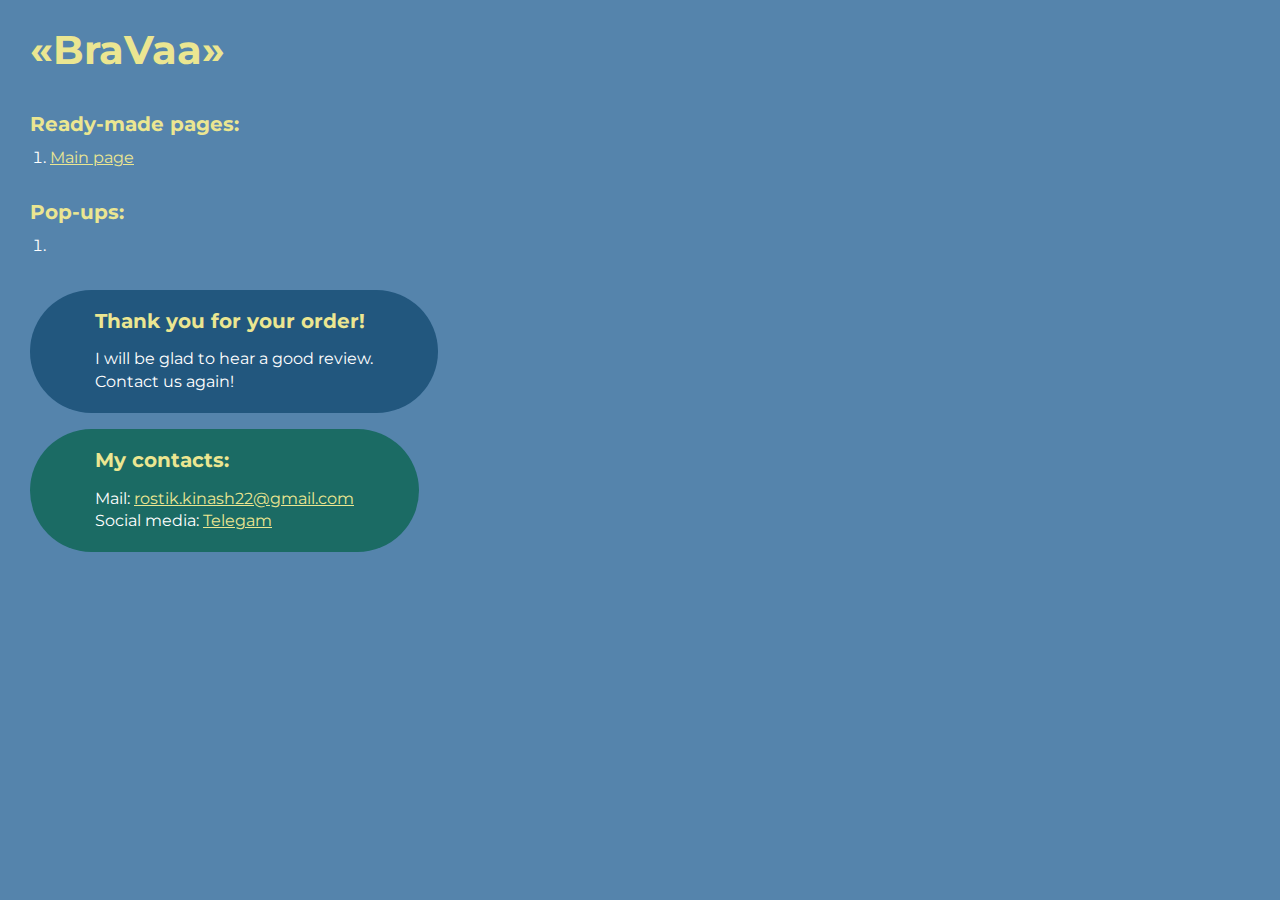
<file: index.html>
<!DOCTYPE html>
<html>

<head>
	<meta charset="UTF-8">
	<meta name="viewport" content="width=device-width, initial-scale=1.0">
	<title>BraVaa</title>
</head>

<body>
	<div class="rootpage">
		<h1>«BraVaa»</h1>
		<div class="rootpage__info">
		</div>
		<h2>Ready-made pages:</h2>
		<ol class="rootpage__list">
			<li><a target="_blank" href="home.html">Main page</a></li>
		</ol>
		<h2>Pop-ups:</h2>
		<ol class="rootpage__list">
			<li><a target="_blank" href="home.html#"></a></li>
		</ol>
		<div class="rootpage__tnx">
			<h2>Thank you for your order!</h2>
			<p>I will be glad to hear a good review.</p>
			<p>Contact us again!</p>
		</div>
		<div class="rootpage__contacts">
			<h2>My contacts:</h2>
			<p>Mail: <a href="mailto:rostik.kinash22@gmail.com">rostik.kinash22@gmail.com</a></p>
			<p>Social media: <a href="https://t.me/rostik_kinash">Telegam</a></p>
		</div>
	</div>
</body>
<style>
	@charset "UTF-8";
	@import url("https://fonts.googleapis.com/css?family=Montserrat:regular,700&display=swap");

	*,
	*::before,
	*::after {
		padding: 0px;
		margin: 0px;
		border: 0px;
		box-sizing: border-box;
	}

	html,
	body {
		height: 100%;
		margin: 0;
		padding: 0;
		min-width: 320px;
		width: 100%;
		color: #fff;
		background-color: #5584AC;
	}

	body {
		font-family: Montserrat;
		font-size: 100%;
		line-height: 1;
		font-size: 1rem;
	}

	a {
		text-decoration: underline;
		color: #ebe691
	}

	a:visited {
		text-decoration: underline;
		color: #aaa768;
	}

	a:hover {
		text-decoration: none;
	}

	ul li {
		list-style: none;
	}

	img {
		vertical-align: top;
	}

	.wrapper {
		width: 100%;
		min-height: 100%;
		overflow: hidden;
	}

	.rootpage {
		padding: 30px;
		display: flex;
		flex-direction: column;
		align-items: flex-start;
	}

	@media (max-width: 767px) {
		.rootpage {
			padding: 30px 15px;
		}
	}

	h1 {
		color: #ebe691;
		font-size: 2.5rem;
		margin: 0px 0px 1.25rem 0px;
	}

	@media (max-width: 767px) {
		h1 {
			font-size: 1.85rem;
			margin: 0px 0px 1.25rem 0px;
		}
	}

	h2 {
		color: #ebe691;
		font-size: 1.25rem;
		margin: 0px 0px 1rem 0px;
	}

	@media (max-width: 767px) {
		h2 {
			font-size: 1.125rem;
			margin: 0px 0px 1rem 0px;
		}
	}

	.rootpage__info {
		line-height: 140%;
		margin: 0px 0px 1.5rem 0px;
		max-width: 400px;
	}

	.rootpage__list {
		margin: 0px 0px 2.25rem 1.25rem;
	}

	.rootpage__list li:not(:last-child) {
		margin: 0px 0px 15px 0px;
	}

	.rootpage__contacts,
	.rootpage__tnx {
		border-radius: 200px;
		padding: 20px 65px;
		line-height: 140%;
	}

	@media (max-width: 767px) {

		.rootpage__contacts,
		.rootpage__tnx {
			border-radius: 40px;
			padding: 20px;
		}
	}

	.rootpage__contacts {
		background: #1b6b64;

	}

	.rootpage__contacts a {
		color: #ebe691;
	}

	.rootpage__tnx {
		background: #22577E;
		margin: 0px 0px 1rem 0px;
	}
</style>

</html>
</file>
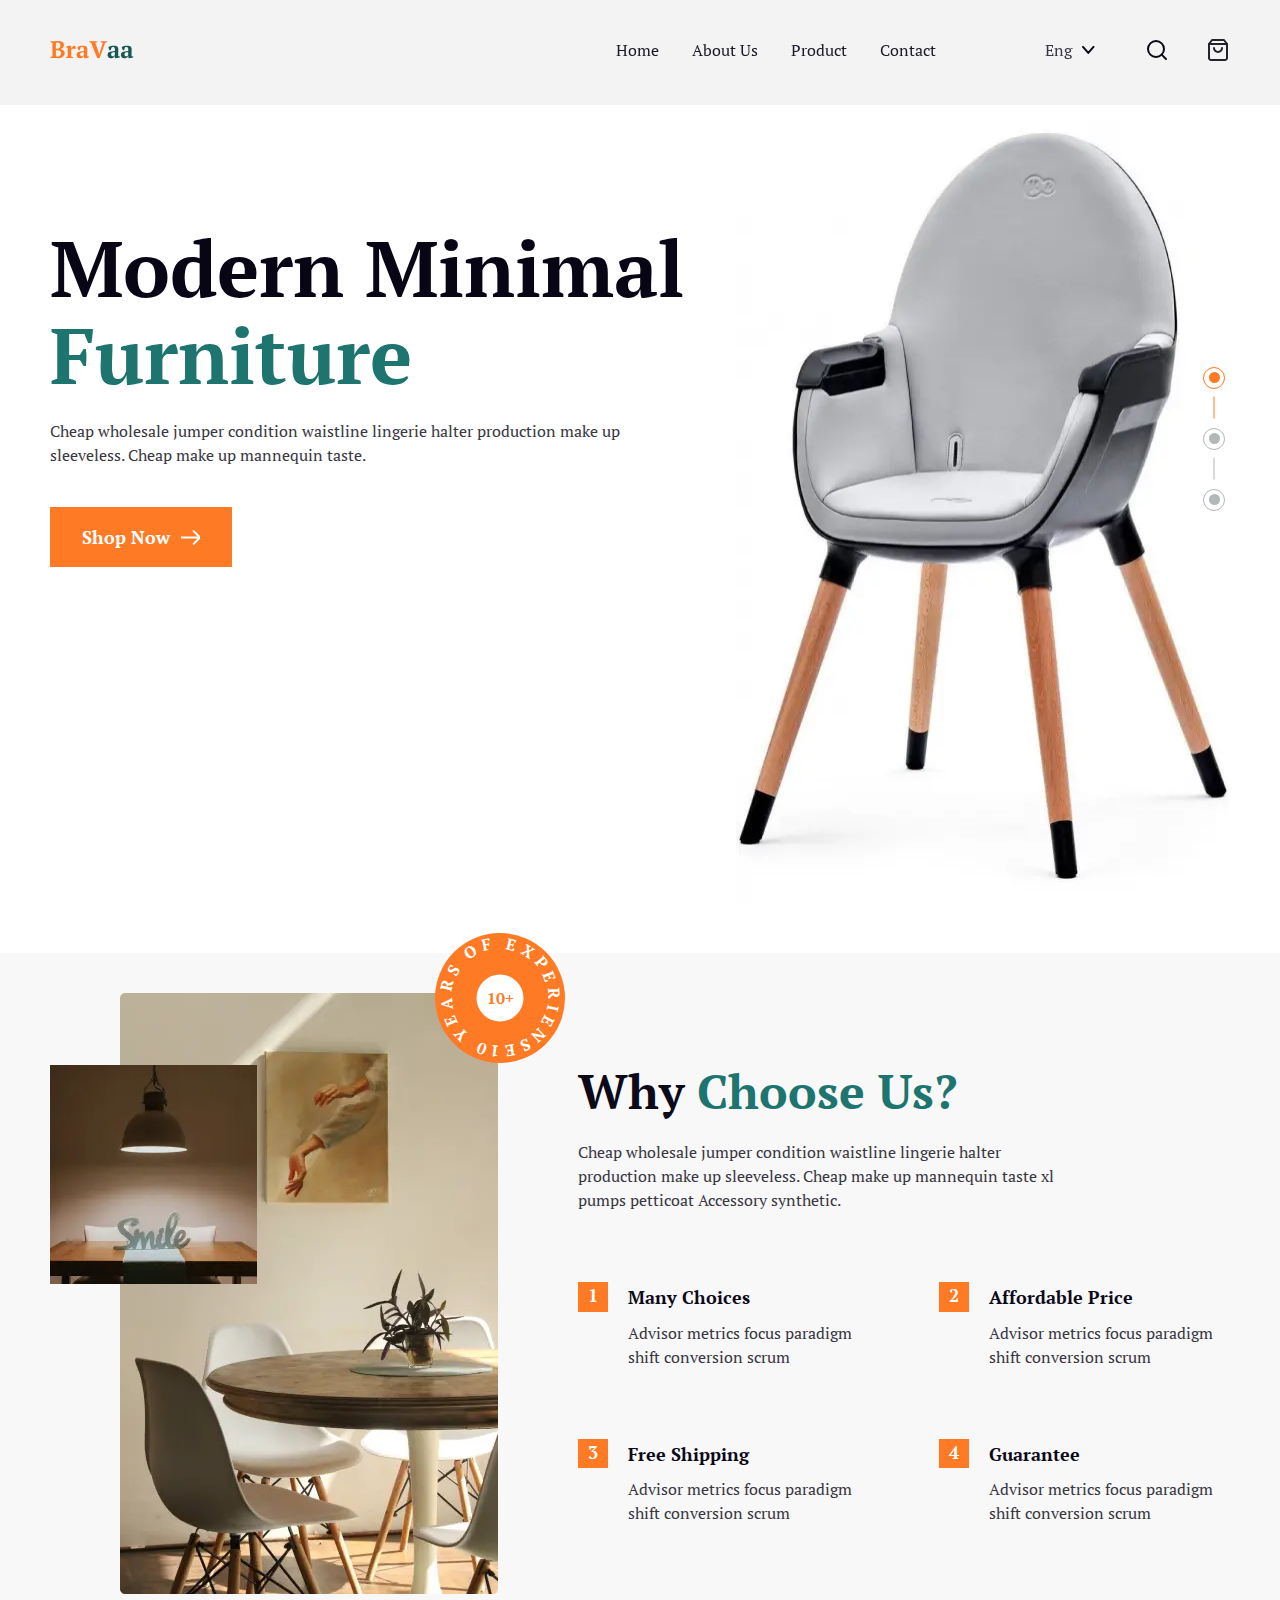
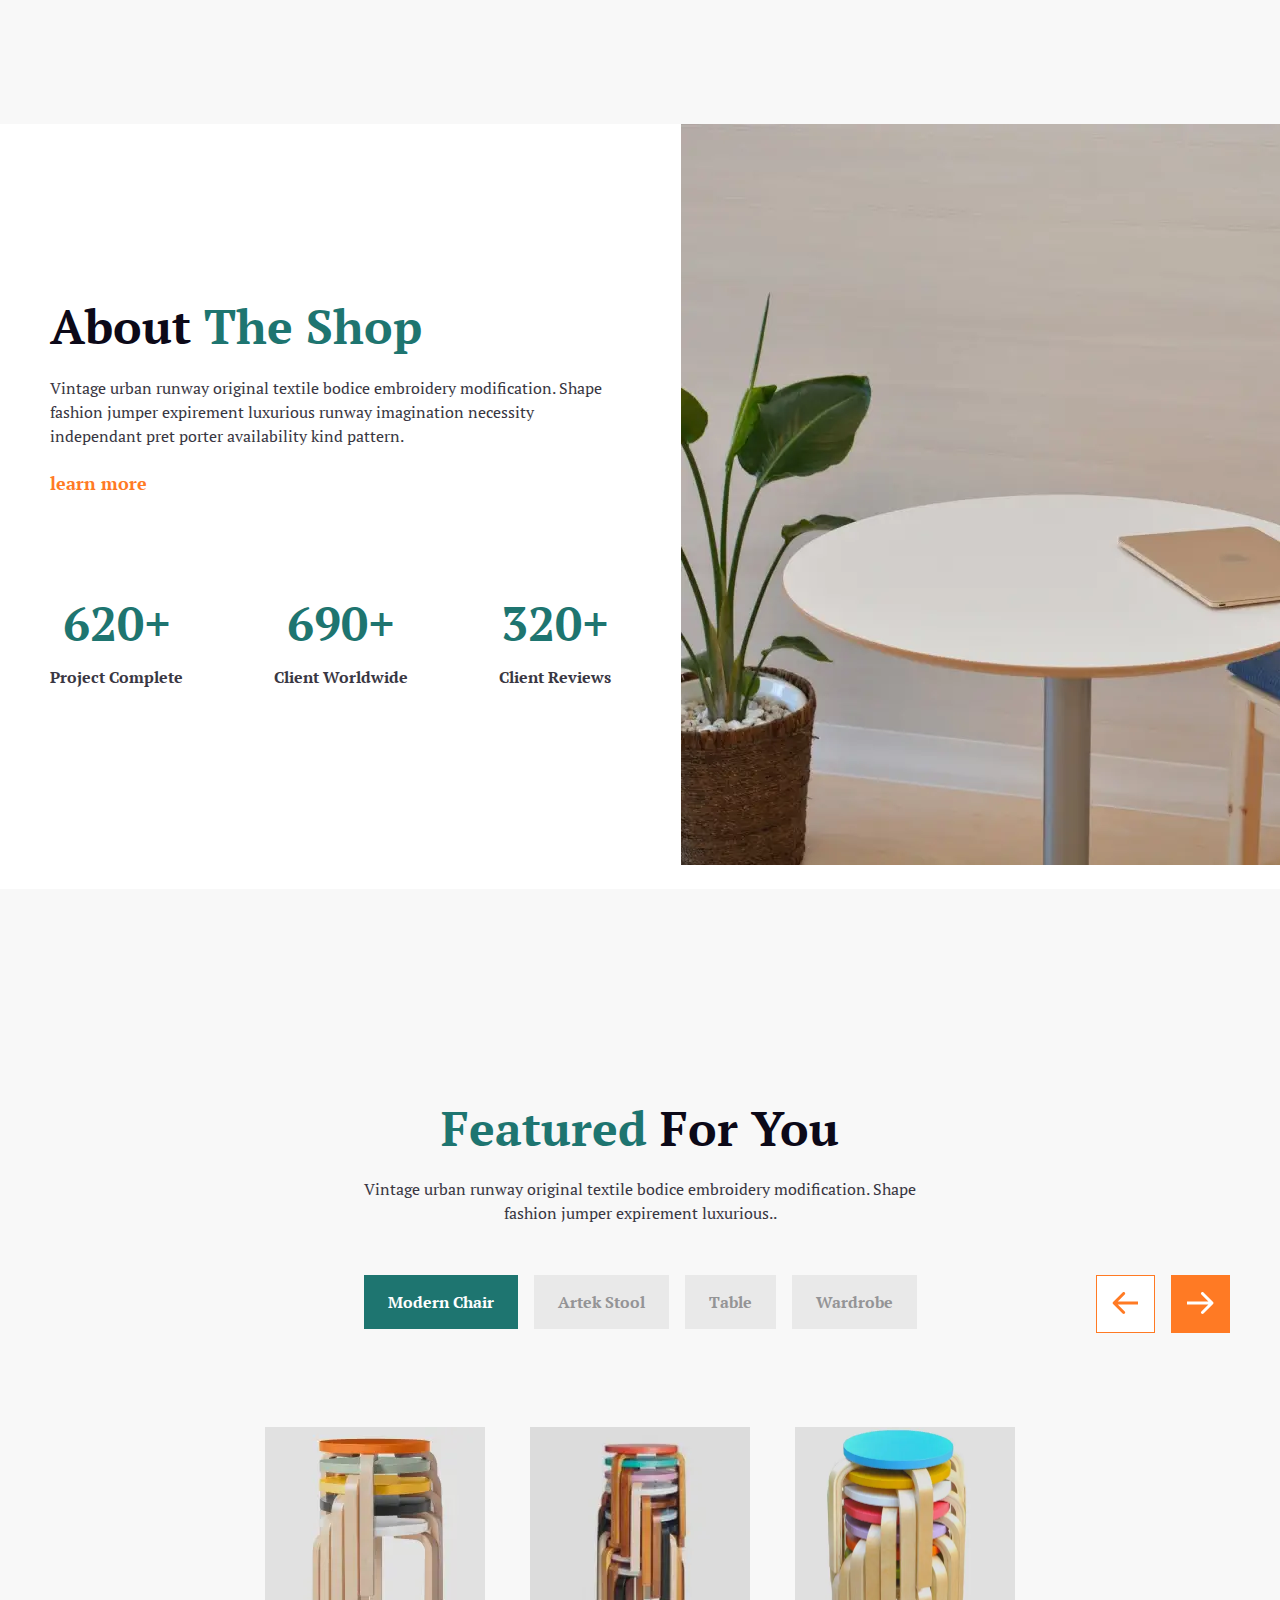
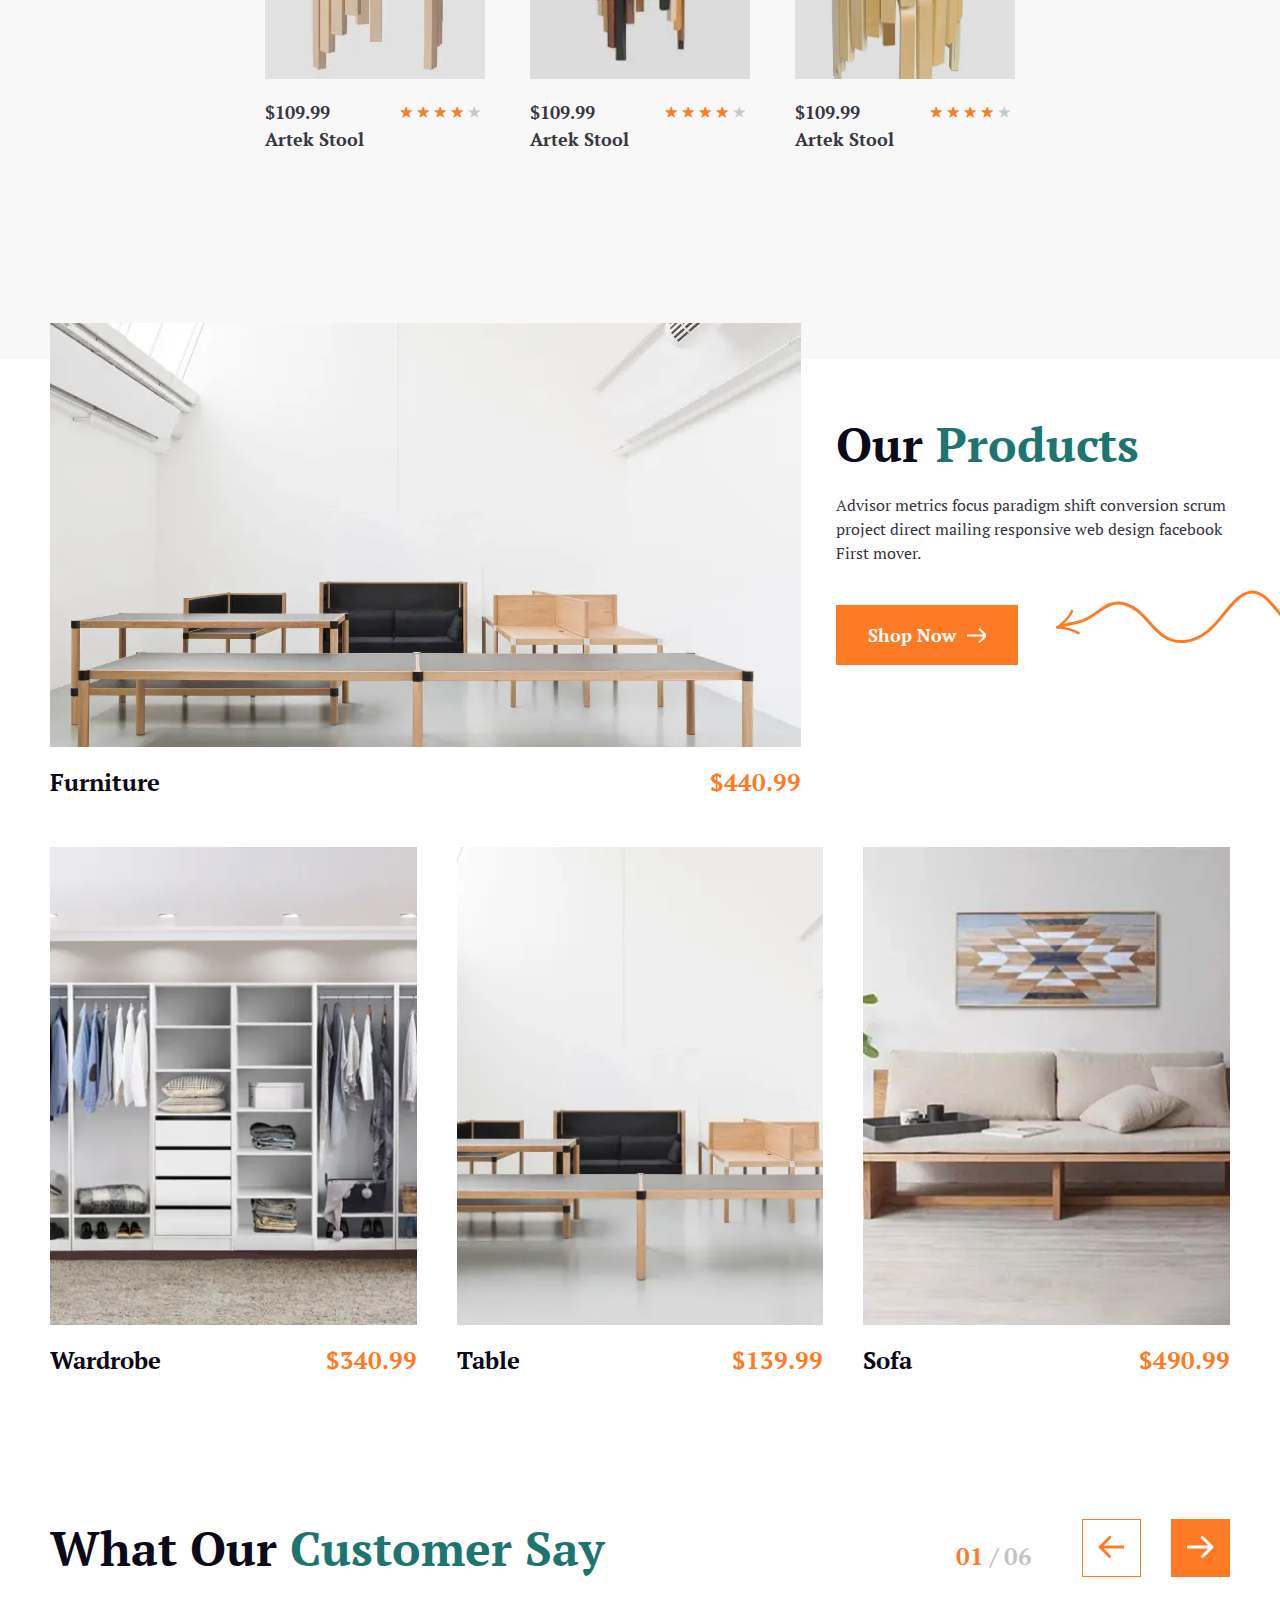
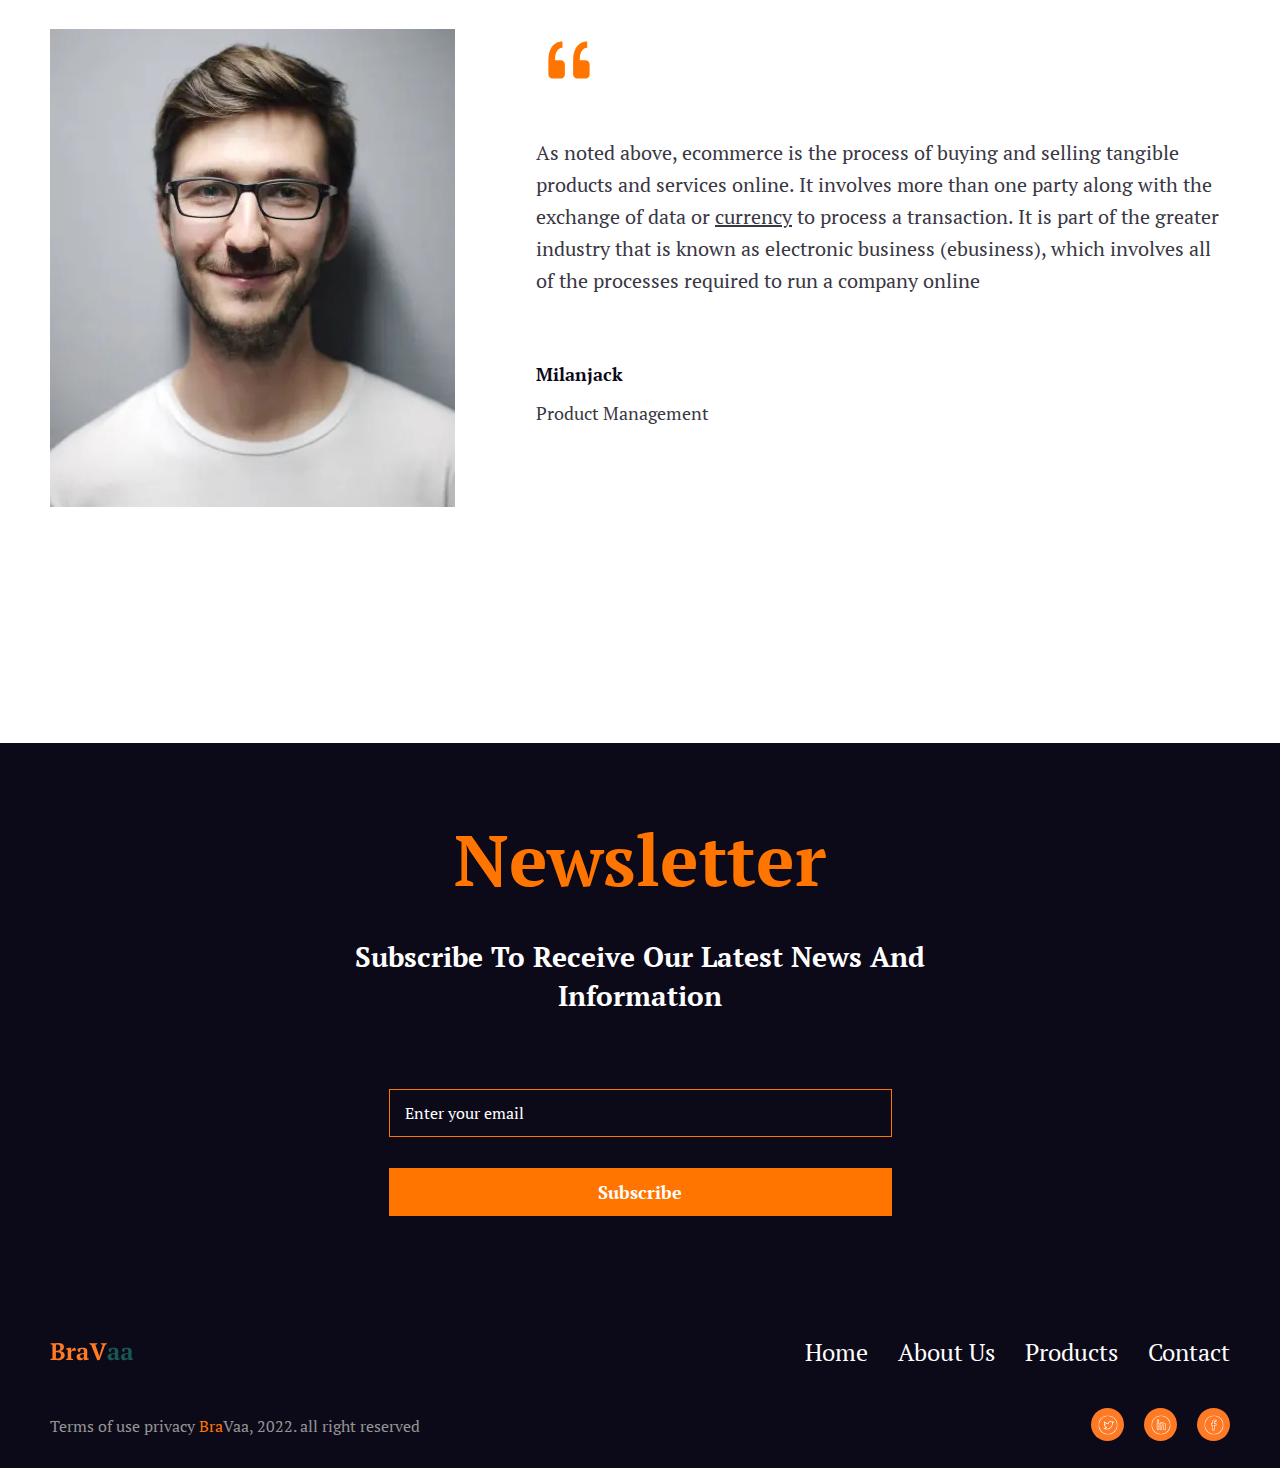
<file: home.html>
<!DOCTYPE html>
<html lang="en">

<head>
	<title>HomePage</title>
	<meta charset="UTF-8">
	<meta name="format-detection" content="telephone=no">
	<!-- <style>body{opacity: 0;}</style> -->
	<link rel="stylesheet" href="css/style.min.css?_v=20230624143319">
	<!-- <meta name="robots" content="noindex, nofollow"> -->
	<meta name="viewport" content="width=device-width, initial-scale=1.0">
</head>

<body>
	<div class="wrapper">
		<header class="header">
			<div class="header__container">
				<a href="" class="header__logo"><img src="img/logo.svg" alt="logo"></a>
				<div class="header__content content-header">
					<div class="content-header__menu menu">
						<button type="button" class="menu__icon icon-menu"><span></span></button>
						<nav class="menu__body">
							<ul class="menu__list">
								<li class="menu__item"><a href="#" data-goto="#home" class="menu__link">Home</a></li>
								<li class="menu__item"><a href="#" data-goto="#about" class="menu__link">About Us</a></li>
								<li class="menu__item"><a href="#" data-goto="#products" class="menu__link">Product</a></li>
								<li class="menu__item"><a href="#" data-goto="#contact" class="menu__link">Contact</a></li>
							</ul>
						</nav>
					</div>
					<div class="content-header__elements">
						<select name="form[]" data-class-modif="form" class="content-header__select">
							<option value="1" selected>Eng</option>
							<option value="2">Ru</option>
							<option value="3">Ua</option>
							<option value="4">Pl</option>
						</select>
						<a href="#" class="content-header__search"> <img src="img/icons/search.svg" alt="search"></a>
						<a class="content-header__bag" href="#"><img src="img/icons/shopping-bag.svg" alt="shopping bag"></a>
					</div>
				</div>
			</div>
		</header>
		<main class="page">
			<section class="page__furniture furniture" id="home">
				<div class="furniture__container">
					<div class="furniture__info">
						<div class="furniture__content content">
							<h1 class="content__title title">modern minimal <span class="content__span span">furniture</span></h1>
							<p class="content__text text">
								Cheap wholesale jumper condition waistline lingerie halter production make up
								sleeveless.
								Cheap make up mannequin taste.
							</p>
							<a href="#" class="content__button button">Shop Now</a>
						</div>
					</div>
					<div class="furniture__slider swiper">
						<div class="furniture__wrapper swiper-wrapper">
							<div class="furniture__slide swiper-slide">
								<a href="#" class="furniture__slide__link">
									<picture><source srcset="img/slider/furniture.webp" type="image/webp"><img src="img/slider/furniture.jpg" alt="furniture"></picture>
								</a>
							</div>
							<div class="furniture__slide swiper-slide">
								<a href="#" class="furniture__slide__link">
									<picture><source srcset="img/slider/furniture.webp" type="image/webp"><img src="img/slider/furniture.jpg" alt="furniture"></picture>
								</a>
							</div>
							<div class="furniture__slide swiper-slide">
								<a href="#" class="furniture__slide__link">
									<picture><source srcset="img/slider/furniture.webp" type="image/webp"><img src="img/slider/furniture.jpg" alt="furniture"></picture>
								</a>
							</div>
						</div>
						<div class="swiper-pagination">
						</div>
					</div>
				</div>
			</section>
			<section class="page__choose choose">
				<div class="choose__container">
					<div class="choose__images images-choose">
						<picture><source srcset="img/choose/1.webp" type="image/webp"><img class="images-choose__image" src="img/choose/1.jpg" alt="photo"></picture>
						<div class="images-choose__circul">
							<div class="images-choose__content">
								<p class="images-choose__text"> 10 years of experiense </p>
								<div class="images-choose__year">
									10+
								</div>
							</div>
						</div>

						<picture><source srcset="img/choose/2.webp" type="image/webp"><img src="img/choose/2.jpg" alt="small image" class="images-choose__decore"></picture>
					</div>
					<div class="choose__info">
						<div class="choose__content content">
							<h2 class="title">Why <span class="span">choose us?</span></h2>
							<p class="text">
								Cheap wholesale jumper condition waistline lingerie halter production make up
								sleeveless.
								Cheap make up mannequin taste xl pumps petticoat Accessory synthetic.
							</p>
						</div>
						<ol class="choose__list">
							<li class="choose__item">
								<h5 class="choose__title">many choices</h5>
								<p class="choose__text">Advisor metrics focus paradigm shift conversion scrum</p>
							</li>
							<li class="choose__item">
								<h5 class="choose__title">affordable price</h5>
								<p class="choose__text">Advisor metrics focus paradigm shift conversion scrum</p>
							</li>
							<li class="choose__item">
								<h5 class="choose__title">free shipping</h5>
								<p class="choose__text">Advisor metrics focus paradigm shift conversion scrum</p>
							</li>
							<li class="choose__item">
								<h5 class="choose__title">guarantee</h5>
								<p class="choose__text">Advisor metrics focus paradigm shift conversion scrum</p>
							</li>
						</ol>
					</div>
				</div>
			</section>
			<section class="page__about about" id="about">
				<div class="about__container">
					<div class="about__info">
						<div class="about__content contetn">
							<h2 class="title">about <span class="span">the shop</span></h2>
							<p class="text">
								Vintage urban runway original textile bodice embroidery modification. Shape fashion
								jumper expirement luxurious runway imagination necessity independant pret porter
								availability kind pattern.
							</p>
							<a href="#" class="more">learn more</a>
						</div>
						<ul class="about__list">
							<li class="about__item">
								<h4 class="about__numbers">
									620+
								</h4>
								<p class="about__name">project complete</p>
							</li>
							<li class="about__item">
								<h4 class="about__numbers">
									690+
								</h4>
								<p class="about__name">client worldwide</p>
							</li>
							<li class="about__item">
								<h4 class="about__numbers">
									320+
								</h4>
								<p class="about__name">client reviews</p>
							</li>
						</ul>
					</div>
					<div class="about__image">
						<picture><source srcset="img/about.webp" type="image/webp"><img src="img/about.jpg" alt="About"></picture>
					</div>
				</div>
			</section>
			<section class="page__fuatured fuatured">
				<div class="fuatured__container">
					<div class="fuatured__top top-fuatured">
						<div class="top-fuatured__content content">
							<h2 class="title"><span class="span">featured</span> for you</h2>
							<p class="text">
								Vintage urban runway original textile bodice embroidery modification. Shape fashion
								jumper expirement luxurious..
							</p>
						</div>
						<div class="top-fuatured__controls">
							<div class="top-fuatured__paggination">
								<button class="top-fuatured__paginaion-bullet">modern
									chair</button>
								<button class="top-fuatured__paginaion-bullet">artek
									stool</button>
								<button class="top-fuatured__paginaion-bullet">table</button>
								<button class="top-fuatured__paginaion-bullet">wardrobe</button>
							</div>
							<div class="top-fuatured__arrows arrows">
								<button class="top-fuatured__arrows-prev arrow"><svg width="27" height="24" viewBox="0 0 27 24" fill="none" xmlns="http://www.w3.org/2000/svg">
										<path d="M1.07766 10.9393C0.491871 11.5251 0.49187 12.4749 1.07766 13.0607L10.6236 22.6066C11.2094 23.1924 12.1591 23.1924 12.7449 22.6066C13.3307 22.0208 13.3307 21.0711 12.7449 20.4853L4.25964 12L12.7449 3.51472C13.3307 2.92893 13.3307 1.97918 12.7449 1.3934C12.1591 0.807609 11.2094 0.807609 10.6236 1.3934L1.07766 10.9393ZM26.002 10.5L2.13832 10.5L2.13832 13.5L26.002 13.5L26.002 10.5Z" fill="#FF7A24" />
									</svg>
								</button>
								<button class="top-fuatured__arrows-next arrow">
									<svg width="27" height="24" viewBox="0 0 27 24" fill="none" xmlns="http://www.w3.org/2000/svg">
										<path d="M26.0607 13.0607C26.6464 12.4749 26.6464 11.5251 26.0607 10.9393L16.5147 1.3934C15.9289 0.807613 14.9792 0.807613 14.3934 1.3934C13.8076 1.97919 13.8076 2.92893 14.3934 3.51472L22.8787 12L14.3934 20.4853C13.8076 21.0711 13.8076 22.0208 14.3934 22.6066C14.9792 23.1924 15.9289 23.1924 16.5147 22.6066L26.0607 13.0607ZM-1.31134e-07 13.5L25 13.5L25 10.5L1.31134e-07 10.5L-1.31134e-07 13.5Z" fill="white" />
									</svg>
								</button>
							</div>
						</div>
					</div>
					<div class="fuatured__slider swiper">
						<div class="fuatured__wrapper swiper-wrapper">
							<div class="fuatured__slide swiper-slide">
								<article class="fuatured__slide-item">
									<div class="fuatured__slide-image image-fuatured">
										<picture><source srcset="img/featured/1.webp" type="image/webp"><img src="img/featured/1.jpg" alt="fuatured"></picture>
										<a href="#" class="image-fuatured__button">Add To Cart</a>
									</div>
									<div class="fuatured__slide-box box-fuatured">
										<div class="box-fuatured__info">
											<div class="box-fuatured__prise">
												$109.99
											</div>
											<div class="box-fuatured__rating rating rating_set">
												<div class="rating__body">
													<div class="rating__active"></div>
													<div class="rating__items">
														<input type="radio" class="rating__item" value="1" name="rating">
														<input type="radio" class="rating__item" value="2" name="rating">
														<input type="radio" class="rating__item" value="3" name="rating">
														<input type="radio" class="rating__item" value="4" name="rating">
														<input type="radio" class="rating__item" value="5" name="rating">
													</div>
												</div>
												<div class="rating__value">4</div>
											</div>
										</div>
										<h4 class="box-fuatured__title">
											artek stool
										</h4>
									</div>
								</article>
								<article class="fuatured__slide-item">
									<div class="fuatured__slide-image image-fuatured">
										<picture><source srcset="img/featured/2.webp" type="image/webp"><img src="img/featured/2.jpg" alt="fuatured"></picture>
										<a href="#" class="image-fuatured__button">Add To Cart</a>
									</div>
									<div class="fuatured__slide-box box-fuatured">
										<div class="box-fuatured__info">
											<div class="box-fuatured__prise">
												$109.99
											</div>
											<div class="box-fuatured__rating rating rating_set">
												<div class="rating__body">
													<div class="rating__active"></div>
													<div class="rating__items">
														<input type="radio" class="rating__item" value="1" name="rating">
														<input type="radio" class="rating__item" value="2" name="rating">
														<input type="radio" class="rating__item" value="3" name="rating">
														<input type="radio" class="rating__item" value="4" name="rating">
														<input type="radio" class="rating__item" value="5" name="rating">
													</div>
												</div>
												<div class="rating__value">4</div>
											</div>
										</div>
										<h4 class="box-fuatured__title">
											artek stool
										</h4>
									</div>
								</article>
								<article class="fuatured__slide-item">
									<div class="fuatured__slide-image image-fuatured">
										<picture><source srcset="img/featured/3.webp" type="image/webp"><img src="img/featured/3.jpg" alt="fuatured"></picture>
										<a href="#" class="image-fuatured__button">Add To Cart</a>
									</div>
									<div class="fuatured__slide-box box-fuatured">
										<div class="box-fuatured__info">
											<div class="box-fuatured__prise">
												$109.99
											</div>
											<div class="box-fuatured__rating rating rating_set">
												<div class="rating__body">
													<div class="rating__active"></div>
													<div class="rating__items">
														<input type="radio" class="rating__item" value="1" name="rating">
														<input type="radio" class="rating__item" value="2" name="rating">
														<input type="radio" class="rating__item" value="3" name="rating">
														<input type="radio" class="rating__item" value="4" name="rating">
														<input type="radio" class="rating__item" value="5" name="rating">
													</div>
												</div>
												<div class="rating__value">4</div>
											</div>
										</div>
										<h4 class="box-fuatured__title">
											artek stool
										</h4>
									</div>
								</article>
							</div>
							<div class="fuatured__slide swiper-slide">
								<article class="fuatured__slide-item">
									<div class="fuatured__slide-image image-fuatured">
										<picture><source srcset="img/featured/1.webp" type="image/webp"><img src="img/featured/1.jpg" alt="fuatured"></picture>
										<a href="#" class="image-fuatured__button">Add To Cart</a>
									</div>
									<div class="fuatured__slide-box box-fuatured">
										<div class="box-fuatured__info">
											<div class="box-fuatured__prise">
												$109.99
											</div>
											<div class="box-fuatured__rating rating rating_set">
												<div class="rating__body">
													<div class="rating__active"></div>
													<div class="rating__items">
														<input type="radio" class="rating__item" value="1" name="rating">
														<input type="radio" class="rating__item" value="2" name="rating">
														<input type="radio" class="rating__item" value="3" name="rating">
														<input type="radio" class="rating__item" value="4" name="rating">
														<input type="radio" class="rating__item" value="5" name="rating">
													</div>
												</div>
												<div class="rating__value">4</div>
											</div>
										</div>
										<h4 class="box-fuatured__title">
											artek stool
										</h4>
									</div>
								</article>
								<article class="fuatured__slide-item">
									<div class="fuatured__slide-image image-fuatured">
										<picture><source srcset="img/featured/2.webp" type="image/webp"><img src="img/featured/2.jpg" alt="fuatured"></picture>
										<a href="#" class="image-fuatured__button">Add To Cart</a>
									</div>
									<div class="fuatured__slide-box box-fuatured">
										<div class="box-fuatured__info">
											<div class="box-fuatured__prise">
												$109.99
											</div>
											<div class="box-fuatured__rating rating rating_set">
												<div class="rating__body">
													<div class="rating__active"></div>
													<div class="rating__items">
														<input type="radio" class="rating__item" value="1" name="rating">
														<input type="radio" class="rating__item" value="2" name="rating">
														<input type="radio" class="rating__item" value="3" name="rating">
														<input type="radio" class="rating__item" value="4" name="rating">
														<input type="radio" class="rating__item" value="5" name="rating">
													</div>
												</div>
												<div class="rating__value">4</div>
											</div>
										</div>
										<h4 class="box-fuatured__title">
											artek stool
										</h4>
									</div>
								</article>
								<article class="fuatured__slide-item">
									<div class="fuatured__slide-image image-fuatured">
										<picture><source srcset="img/featured/3.webp" type="image/webp"><img src="img/featured/3.jpg" alt="fuatured"></picture>
										<a href="#" class="image-fuatured__button">Add To Cart</a>
									</div>
									<div class="fuatured__slide-box box-fuatured">
										<div class="box-fuatured__info">
											<div class="box-fuatured__prise">
												$109.99
											</div>
											<div class="box-fuatured__rating rating rating_set">
												<div class="rating__body">
													<div class="rating__active"></div>
													<div class="rating__items">
														<input type="radio" class="rating__item" value="1" name="rating">
														<input type="radio" class="rating__item" value="2" name="rating">
														<input type="radio" class="rating__item" value="3" name="rating">
														<input type="radio" class="rating__item" value="4" name="rating">
														<input type="radio" class="rating__item" value="5" name="rating">
													</div>
												</div>
												<div class="rating__value">4</div>
											</div>
										</div>
										<h4 class="box-fuatured__title">
											artek stool
										</h4>
									</div>
								</article>
							</div>
							<div class="fuatured__slide swiper-slide">
								<article class="fuatured__slide-item">
									<div class="fuatured__slide-image image-fuatured">
										<picture><source srcset="img/featured/1.webp" type="image/webp"><img src="img/featured/1.jpg" alt="fuatured"></picture>
										<a href="#" class="image-fuatured__button">Add To Cart</a>
									</div>
									<div class="fuatured__slide-box box-fuatured">
										<div class="box-fuatured__info">
											<div class="box-fuatured__prise">
												$109.99
											</div>
											<div class="box-fuatured__rating rating rating_set">
												<div class="rating__body">
													<div class="rating__active"></div>
													<div class="rating__items">
														<input type="radio" class="rating__item" value="1" name="rating">
														<input type="radio" class="rating__item" value="2" name="rating">
														<input type="radio" class="rating__item" value="3" name="rating">
														<input type="radio" class="rating__item" value="4" name="rating">
														<input type="radio" class="rating__item" value="5" name="rating">
													</div>
												</div>
												<div class="rating__value">4</div>
											</div>
										</div>
										<h4 class="box-fuatured__title">
											artek stool
										</h4>
									</div>
								</article>
								<article class="fuatured__slide-item">
									<div class="fuatured__slide-image image-fuatured">
										<picture><source srcset="img/featured/2.webp" type="image/webp"><img src="img/featured/2.jpg" alt="fuatured"></picture>
										<a href="#" class="image-fuatured__button">Add To Cart</a>
									</div>
									<div class="fuatured__slide-box box-fuatured">
										<div class="box-fuatured__info">
											<div class="box-fuatured__prise">
												$109.99
											</div>
											<div class="box-fuatured__rating rating rating_set">
												<div class="rating__body">
													<div class="rating__active"></div>
													<div class="rating__items">
														<input type="radio" class="rating__item" value="1" name="rating">
														<input type="radio" class="rating__item" value="2" name="rating">
														<input type="radio" class="rating__item" value="3" name="rating">
														<input type="radio" class="rating__item" value="4" name="rating">
														<input type="radio" class="rating__item" value="5" name="rating">
													</div>
												</div>
												<div class="rating__value">4</div>
											</div>
										</div>
										<h4 class="box-fuatured__title">
											artek stool
										</h4>
									</div>
								</article>
								<article class="fuatured__slide-item">
									<div class="fuatured__slide-image image-fuatured">
										<picture><source srcset="img/featured/3.webp" type="image/webp"><img src="img/featured/3.jpg" alt="fuatured"></picture>
										<a href="#" class="image-fuatured__button">Add To Cart</a>
									</div>
									<div class="fuatured__slide-box box-fuatured">
										<div class="box-fuatured__info">
											<div class="box-fuatured__prise">
												$109.99
											</div>
											<div class="box-fuatured__rating rating rating_set">
												<div class="rating__body">
													<div class="rating__active"></div>
													<div class="rating__items">
														<input type="radio" class="rating__item" value="1" name="rating">
														<input type="radio" class="rating__item" value="2" name="rating">
														<input type="radio" class="rating__item" value="3" name="rating">
														<input type="radio" class="rating__item" value="4" name="rating">
														<input type="radio" class="rating__item" value="5" name="rating">
													</div>
												</div>
												<div class="rating__value">5</div>
											</div>
										</div>
										<h4 class="box-fuatured__title">
											artek stool
										</h4>
									</div>
								</article>
							</div>
							<div class="fuatured__slide swiper-slide">
								<article class="fuatured__slide-item">
									<div class="fuatured__slide-image image-fuatured">
										<picture><source srcset="img/featured/1.webp" type="image/webp"><img src="img/featured/1.jpg" alt="fuatured"></picture>
										<a href="#" class="image-fuatured__button">Add To Cart</a>
									</div>
									<div class="fuatured__slide-box box-fuatured">
										<div class="box-fuatured__info">
											<div class="box-fuatured__prise">
												$109.99
											</div>
											<div class="box-fuatured__rating rating rating_set">
												<div class="rating__body">
													<div class="rating__active"></div>
													<div class="rating__items">
														<input type="radio" class="rating__item" value="1" name="rating">
														<input type="radio" class="rating__item" value="2" name="rating">
														<input type="radio" class="rating__item" value="3" name="rating">
														<input type="radio" class="rating__item" value="4" name="rating">
														<input type="radio" class="rating__item" value="5" name="rating">
													</div>
												</div>
												<div class="rating__value">4</div>
											</div>
										</div>
										<h4 class="box-fuatured__title">
											artek stool
										</h4>
									</div>
								</article>
								<article class="fuatured__slide-item">
									<div class="fuatured__slide-image image-fuatured">
										<picture><source srcset="img/featured/2.webp" type="image/webp"><img src="img/featured/2.jpg" alt="fuatured"></picture>
										<a href="#" class="image-fuatured__button">Add To Cart</a>
									</div>
									<div class="fuatured__slide-box box-fuatured">
										<div class="box-fuatured__info">
											<div class="box-fuatured__prise">
												$109.99
											</div>
											<div class="box-fuatured__rating rating rating_set">
												<div class="rating__body">
													<div class="rating__active"></div>
													<div class="rating__items">
														<input type="radio" class="rating__item" value="1" name="rating">
														<input type="radio" class="rating__item" value="2" name="rating">
														<input type="radio" class="rating__item" value="3" name="rating">
														<input type="radio" class="rating__item" value="4" name="rating">
														<input type="radio" class="rating__item" value="5" name="rating">
													</div>
												</div>
												<div class="rating__value">4</div>
											</div>
										</div>
										<h4 class="box-fuatured__title">
											artek stool
										</h4>
									</div>
								</article>
								<article class="fuatured__slide-item">
									<div class="fuatured__slide-image image-fuatured">
										<picture><source srcset="img/featured/3.webp" type="image/webp"><img src="img/featured/3.jpg" alt="fuatured"></picture>
										<a href="#" class="image-fuatured__button">Add To Cart</a>
									</div>
									<div class="fuatured__slide-box box-fuatured">
										<div class="box-fuatured__info">
											<div class="box-fuatured__prise">
												$109.99
											</div>
											<div class="box-fuatured__rating rating rating_set">
												<div class="rating__body">
													<div class="rating__active"></div>
													<div class="rating__items">
														<input type="radio" class="rating__item" value="1" name="rating">
														<input type="radio" class="rating__item" value="2" name="rating">
														<input type="radio" class="rating__item" value="3" name="rating">
														<input type="radio" class="rating__item" value="4" name="rating">
														<input type="radio" class="rating__item" value="5" name="rating">
													</div>
												</div>
												<div class="rating__value">4</div>
											</div>
										</div>
										<h4 class="box-fuatured__title">
											artek stool
										</h4>
									</div>
								</article>
							</div>


						</div>
					</div>
				</div>
			</section>
			<section class="page__products products" id="products">
				<div class="products__container">
					<div class="products__top top-products">
						<a class="top-products__goods goods" href="#">
							<picture><source srcset="img/goods/1.webp" type="image/webp"><img src="img/goods/1.jpg" alt="goods"></picture>
							<div class="goods__info">
								<h3 class="goods__name">furniture</h3>
								<p class="goods__prise">$440.99</p>
							</div>
						</a>
						<div class="top-products__content content">
							<h2 class="title">our<span class="span"> products</span></h2>
							<p class="text">
								Advisor metrics focus paradigm shift conversion scrum project direct mailing responsive
								web design facebook First mover.
							</p>
							<a href="#" class="content__button button">Shop Now</a>
							<img src="img/icons/long-arrow.svg" alt="arrow">
						</div>
					</div>
					<ul class="products__list list-products">
						<li class="list-products__item">
							<a class="top-products__goods goods" href="#">
								<picture><source srcset="img/goods/2.webp" type="image/webp"><img src="img/goods/2.jpg" alt="goods"></picture>
								<div class="goods__info">
									<h3 class="goods__name">wardrobe</h3>
									<p class="goods__prise">$340.99</p>
								</div>
							</a>
						</li>
						<li class="list-products__item">
							<a class="top-products__goods goods" href="#">
								<picture><source srcset="img/goods/3.webp" type="image/webp"><img src="img/goods/3.jpg" alt="goods"></picture>
								<div class="goods__info">
									<h3 class="goods__name">table</h3>
									<p class="goods__prise">$139.99</p>
								</div>
							</a>
						</li>
						<li class="list-products__item">
							<a class="top-products__goods goods" href="#">
								<picture><source srcset="img/goods/4.webp" type="image/webp"><img src="img/goods/4.jpg" alt="goods"></picture>
								<div class="goods__info">
									<h3 class="goods__name">sofa</h3>
									<p class="goods__prise">$490.99</p>
								</div>
							</a>
						</li>
					</ul>
				</div>
			</section>
			<section class="page__customer customer">
				<div class="customer__container">
					<div class="customer__top">
						<h2 class="customer__title title">what our <span class="span">customer say</span></h2>
						<div class="customer__slider-navigation slider-navigation" data-da=".customer__container, 992">
							<div class="customer__navigation-number">
								<span class="customer__navigation-number-active">01</span>
								/
								<span class="customer__navigation-number-all">0</span>
							</div>
							<div class="customer__slider-arrows arrows">
								<button class="customer__slider-arrows-prev arrow"><svg width="27" height="24" viewBox="0 0 27 24" fill="none" xmlns="http://www.w3.org/2000/svg">
										<path d="M1.07766 10.9393C0.491871 11.5251 0.49187 12.4749 1.07766 13.0607L10.6236 22.6066C11.2094 23.1924 12.1591 23.1924 12.7449 22.6066C13.3307 22.0208 13.3307 21.0711 12.7449 20.4853L4.25964 12L12.7449 3.51472C13.3307 2.92893 13.3307 1.97918 12.7449 1.3934C12.1591 0.807609 11.2094 0.807609 10.6236 1.3934L1.07766 10.9393ZM26.002 10.5L2.13832 10.5L2.13832 13.5L26.002 13.5L26.002 10.5Z" fill="#FF7A24" />
									</svg>
								</button>
								<button class="customer__slider-arrows-next arrow">
									<svg width="27" height="24" viewBox="0 0 27 24" fill="none" xmlns="http://www.w3.org/2000/svg">
										<path d="M26.0607 13.0607C26.6464 12.4749 26.6464 11.5251 26.0607 10.9393L16.5147 1.3934C15.9289 0.807613 14.9792 0.807613 14.3934 1.3934C13.8076 1.97919 13.8076 2.92893 14.3934 3.51472L22.8787 12L14.3934 20.4853C13.8076 21.0711 13.8076 22.0208 14.3934 22.6066C14.9792 23.1924 15.9289 23.1924 16.5147 22.6066L26.0607 13.0607ZM-1.31134e-07 13.5L25 13.5L25 10.5L1.31134e-07 10.5L-1.31134e-07 13.5Z" fill="white" />
									</svg>
								</button>
							</div>
						</div>
					</div>
					<div class="customer__content">
						<div class="customer__slider swiper">
							<div class="customer__wrapper swiper-wrapper">
								<div class="customer__slide swiper-slide">
									<div class="customer__slide-image">
										<picture><source srcset="img/customers/1.webp" type="image/webp"><img src="img/customers/1.jpg" alt="customer"></picture>
									</div>
									<div class="customer__slide-content content-slide">
										<img class="content-slide__decore" src="img/icons/quote.svg" alt="decore">
										<p class="content-slide__text">
											As noted above, ecommerce is the process of buying and selling tangible
											products and services online. It involves more than one party along with the
											exchange of data or <a class="content-slide__text-link" href="#">currency</a> to process a transaction. It is part of the
											greater industry that is known as electronic business (ebusiness), which
											involves all of the processes required to run a company online
										</p>
										<div class="content-slide__info">
											<div class="content-slide__name">
												milanjack
											</div>
											<div class="content-slide__work">
												product management
											</div>
										</div>
									</div>
								</div>
								<div class="customer__slide swiper-slide">
									<div class="customer__slide-image">
										<picture><source srcset="img/customers/1.webp" type="image/webp"><img src="img/customers/1.jpg" alt="customer"></picture>
									</div>
									<div class="customer__slide-content content-slide">
										<img class="content-slide__decore" src="img/icons/quote.svg" alt="decore">
										<p class="content-slide__text">
											As noted above, ecommerce is the process of buying and selling tangible
											products and services online. It involves more than one party along with the
											exchange of data or <a class="content-slide__text-link" href="#">currency</a> to process a transaction. It is part of the
											greater industry that is known as electronic business (ebusiness), which
											involves all of the processes required to run a company online
										</p>
										<div class="content-slide__info">
											<div class="content-slide__name">
												milanjack
											</div>
											<div class="content-slide__work">
												product management
											</div>
										</div>
									</div>
								</div>
								<div class="customer__slide swiper-slide">
									<div class="customer__slide-image">
										<picture><source srcset="img/customers/1.webp" type="image/webp"><img src="img/customers/1.jpg" alt="customer"></picture>
									</div>
									<div class="customer__slide-content content-slide">
										<img class="content-slide__decore" src="img/icons/quote.svg" alt="decore">
										<p class="content-slide__text">
											As noted above, ecommerce is the process of buying and selling tangible
											products and services online. It involves more than one party along with the
											exchange of data or <a class="content-slide__text-link" href="#">currency</a> to process a transaction. It is part of the
											greater industry that is known as electronic business (ebusiness), which
											involves all of the processes required to run a company online
										</p>
										<div class="content-slide__info">
											<div class="content-slide__name">
												milanjack
											</div>
											<div class="content-slide__work">
												product management
											</div>
										</div>
									</div>
								</div>
								<div class="customer__slide swiper-slide">
									<div class="customer__slide-image">
										<picture><source srcset="img/customers/1.webp" type="image/webp"><img src="img/customers/1.jpg" alt="customer"></picture>
									</div>
									<div class="customer__slide-content content-slide">
										<img class="content-slide__decore" src="img/icons/quote.svg" alt="decore">
										<p class="content-slide__text">
											As noted above, ecommerce is the process of buying and selling tangible
											products and services online. It involves more than one party along with the
											exchange of data or <a class="content-slide__text-link" href="#">currency</a> to process a transaction. It is part of the
											greater industry that is known as electronic business (ebusiness), which
											involves all of the processes required to run a company online
										</p>
										<div class="content-slide__info">
											<div class="content-slide__name">
												milanjack
											</div>
											<div class="content-slide__work">
												product management
											</div>
										</div>
									</div>
								</div>
								<div class="customer__slide swiper-slide">
									<div class="customer__slide-image">
										<picture><source srcset="img/customers/1.webp" type="image/webp"><img src="img/customers/1.jpg" alt="customer"></picture>
									</div>
									<div class="customer__slide-content content-slide">
										<img class="content-slide__decore" src="img/icons/quote.svg" alt="decore">
										<p class="content-slide__text">
											As noted above, ecommerce is the process of buying and selling tangible
											products and services online. It involves more than one party along with the
											exchange of data or <a class="content-slide__text-link" href="#">currency</a> to process a transaction. It is part of the
											greater industry that is known as electronic business (ebusiness), which
											involves all of the processes required to run a company online
										</p>
										<div class="content-slide__info">
											<div class="content-slide__name">
												milanjack
											</div>
											<div class="content-slide__work">
												product management
											</div>
										</div>
									</div>
								</div>
								<div class="customer__slide swiper-slide">
									<div class="customer__slide-image">
										<picture><source srcset="img/customers/1.webp" type="image/webp"><img src="img/customers/1.jpg" alt="customer"></picture>
									</div>
									<div class="customer__slide-content content-slide">
										<img class="content-slide__decore" src="img/icons/quote.svg" alt="decore">
										<p class="content-slide__text">
											As noted above, ecommerce is the process of buying and selling tangible
											products and services online. It involves more than one party along with the
											exchange of data or <a class="content-slide__text-link" href="#">currency</a> to process a transaction. It is part of the
											greater industry that is known as electronic business (ebusiness), which
											involves all of the processes required to run a company online
										</p>
										<div class="content-slide__info">
											<div class="content-slide__name">
												milanjack
											</div>
											<div class="content-slide__work">
												product management
											</div>
										</div>
									</div>
								</div>
							</div>
						</div>

					</div>
				</div>
			</section>
			<section class="page__newsletter newslatter" id="contact">
				<div class="newslatter__container">
					<div class="newslatter__top">
						<h2 class="newslatter__title">
							newsletter
						</h2>
						<p class="newslatter__subtitle">
							subscribe to receive our latest news and information
						</p>
					</div>
					<form class="newslatter__form" action="#">
						<input autocomplete="off" type="email" name="form[]" data-error="Помилка" placeholder="Enter your email" class="newslatter__input">
						<button type="submit" class="newslatter__button">subscribe</button>
					</form>
				</div>
			</section>

		</main>

		<footer class="footer">
			<div class="footer__container">
				<div class="footer__top top-footer">
					<a href="#" class="top-footer__logo"><img src="img/logo.svg" alt="logo"></a>
					<div class="top-footer__menu">
						<nav class="top-footer__body">
							<ul class="top-footer__list">
								<li class="top-footer__item"><a href="#" data-goto="#home" class="top-footer__link">Home</a>
								</li>
								<li class="top-footer__item"><a href="#" data-goto="#about" class="top-footer__link">About
										us</a></li>
								<li class="top-footer__item"><a href="#" data-goto="#products" class="top-footer__link">Products</a></li>
								<li class="top-footer__item"><a href="#" data-goto="#contact" class="top-footer__link">Contact</a></li>
							</ul>
						</nav>
					</div>
				</div>
				<div class="footer__bottom bottom-footer">
					<p class="bottom-footer__right">
						Terms of use privacy <span class="bottom-footer__right-span">Bra</span>Vaa, 2022. all right reserved
					</p>
					<ul class="bottom-footer__list">
						<li class="bottom-footer__item">
							<a href="#" class="bottom-footer__link"><img src="img/icons/twitter.svg" alt="twitter"></a>
						</li>
						<li class="bottom-footer__item">
							<a href="#" class="bottom-footer__link"><img src="img/icons/linkedin.svg" alt="linkedin"></a>
						</li>
						<li class="bottom-footer__item">
							<a href="#" class="bottom-footer__link"><img src="img/icons/facebook.svg" alt="facebook"></a>
						</li>
					</ul>
				</div>
			</div>
		</footer>
	</div>
	<script src="js/app.min.js?_v=20230624143319"></script>
</body>

</html>
</file>
<file: css/style.min.css>
@charset "UTF-8";@import url(https://fonts.googleapis.com/css?family=PT+Serif:regular,700&display=swap);*{padding:0;margin:0;border:0}*,:after,:before{-webkit-box-sizing:border-box;box-sizing:border-box}body,html{height:100%;min-width:320px}body{color:#393743;line-height:1;font-family:"PT Serif";font-size:1rem;-ms-text-size-adjust:100%;-moz-text-size-adjust:100%;-webkit-text-size-adjust:100%;-webkit-font-smoothing:antialiased;-moz-osx-font-smoothing:grayscale}button,input,textarea{font-family:"PT Serif";font-size:inherit;line-height:inherit}button{cursor:pointer;color:inherit;background-color:transparent}a{color:inherit;text-decoration:none}ul li{list-style:none}img{vertical-align:top}h1,h2,h3,h4,h5,h6{font-weight:inherit;font-size:inherit}.lock body{overflow:hidden;-ms-touch-action:none;touch-action:none;-ms-scroll-chaining:none;overscroll-behavior:none}.wrapper{min-height:100%;display:-webkit-box;display:-ms-flexbox;display:flex;-webkit-box-orient:vertical;-webkit-box-direction:normal;-ms-flex-direction:column;flex-direction:column;overflow:hidden}@supports (overflow:clip){.wrapper{overflow:clip}}.wrapper>main{-webkit-box-flex:1;-ms-flex:1 1 auto;flex:1 1 auto}.wrapper>*{min-width:0}[class*=__container]{max-width:75rem;margin:0 auto;padding:0 .625rem}.select{min-width:0;position:relative;font-size:1rem}.select__body{position:relative}.select__title{color:inherit;text-align:left;cursor:pointer;width:100%}.select__value{display:-webkit-box;display:-ms-flexbox;display:flex;min-width:0;-webkit-box-align:center;-ms-flex-align:center;align-items:center;height:1.875rem;padding-right:.8125rem;gap:.625rem}.select__value>*{-webkit-box-flex:1;-ms-flex:1 1 auto;flex:1 1 auto}.select__value:after{content:"";-ms-flex-item-align:stretch;-ms-grid-row-align:stretch;align-self:stretch;-webkit-box-flex:0;-ms-flex:0 0 13px;flex:0 0 13px;height:.625rem;margin-top:.625rem;-webkit-transition:all .3s ease 0s;-o-transition:all .3s ease 0s;transition:all .3s ease 0s;display:-webkit-inline-box;display:-ms-inline-flexbox;display:inline-flex;-webkit-box-pack:center;-ms-flex-pack:center;justify-content:center;-webkit-box-align:center;-ms-flex-align:center;align-items:center;background-image:url(../img/icons/arrow.svg);background-repeat:no-repeat}._select-open .select__value:after{-webkit-transform:rotate(-180deg);-ms-transform:rotate(-180deg);transform:rotate(-180deg)}.select__value._select-pseudo-label::before{content:attr(data-pseudo-label);opacity:.5}.select__content{-webkit-box-flex:1;-ms-flex:1 1 auto;flex:1 1 auto;-o-text-overflow:ellipsis;text-overflow:ellipsis;white-space:nowrap;width:100%}.select__text{-webkit-box-flex:1;-ms-flex:1 1 auto;flex:1 1 auto;overflow:hidden;-o-text-overflow:ellipsis;text-overflow:ellipsis;white-space:nowrap}.select__input{width:100%;background-color:transparent;height:100%}.select__options{color:#000;position:absolute;top:calc(100% - .0625rem);border-radius:0 0 4px 4px;min-width:100%;left:0;background-color:#fff;border-top:0;border:1px solid #d9d9d9;border-top:0;padding:10px 0 5px 0}.select__scroll{overflow-y:auto;overflow-x:hidden;max-height:12.5rem}.select__option{width:100%;text-align:left;cursor:pointer;padding:5px 15px;color:inherit}.select__option._select-selected{background-color:#eee}.select__row{display:-webkit-inline-box;display:-ms-inline-flexbox;display:inline-flex;-webkit-box-align:center;-ms-flex-align:center;align-items:center}.select_show-top .select__options{top:auto;bottom:calc(100% - .0625rem);border:1px solid #d9d9d9;border-bottom:0;border-radius:4px 4px 0 0;padding:5px 0 10px 0}._select-tag{cursor:pointer}.rating{display:-webkit-box;display:-ms-flexbox;display:flex;-webkit-box-align:end;-ms-flex-align:end;align-items:flex-end;font-size:14px;line-height:.75;letter-spacing:4px;-webkit-transition:opacity .3s ease 0s;-o-transition:opacity .3s ease 0s;transition:opacity .3s ease 0s}.rating.rating_sending{opacity:.2}.rating.rating_set .rating__active,.rating.rating_set .rating__item{cursor:pointer}.rating__body{position:relative}.rating__body::before{content:"★★★★★";display:block;color:#c8c8cb}.rating__active{position:absolute;width:0%;height:100%;top:0;left:0;overflow:hidden}.rating__active::before{content:"★★★★★";position:absolute;width:100%;height:100%;top:0;left:0;color:#ff7a24}.rating__items{display:-webkit-box;display:-ms-flexbox;display:flex;position:absolute;width:100%;height:100%;top:0;left:0}.rating__item{-webkit-box-flex:0;-ms-flex:0 0 20%;flex:0 0 20%;height:100%;opacity:0}.rating__value{font-size:50%;line-height:1;padding:0 0 0 10px;display:none}[class*=-ibg]{position:relative}[class*=-ibg] img{position:absolute;width:100%;height:100%;top:0;left:0;-o-object-fit:cover;object-fit:cover}[class*=-ibg_contain] img{-o-object-fit:contain;object-fit:contain}.choose__list{list-style-type:none;counter-reset:item}.choose__list li{position:relative}.choose__list li:before{counter-increment:item;content:counter(item);position:absolute;left:0;top:0}.title{font-weight:700;line-height:121%;text-transform:capitalize;color:#0c0918}.span{color:#1e7570;text-transform:capitalize}.button{color:#fff;font-size:1.125rem;line-height:1.6666666667;font-weight:700;padding:.9375rem 3.875rem .9375rem 2rem;background-color:#ff7a24;-webkit-transition:background-color .5s;-o-transition:background-color .5s;transition:background-color .5s;position:relative;display:inline-block}.button:not(:last-child){margin-bottom:2.5rem}.button::before{content:"";position:absolute;right:2rem;top:50%;-webkit-transform:translateY(-50%);-ms-transform:translateY(-50%);transform:translateY(-50%);background-image:url(../img/icons/button-aroow.svg);width:1.1875rem;height:.9375rem;-webkit-transition:right .5s;-o-transition:right .5s;transition:right .5s}.text{margin-top:1.25rem;line-height:150%}.text:not(:last-child){margin-bottom:2.5rem}.more{color:#ff7a24;font-weight:700;font-size:1.125rem;line-height:1.6666666667}.content{position:relative}.content__text{max-width:36.25rem}.content__title{color:#080514;line-height:110%}.content img{position:absolute;top:10%;z-index:-1}.arrow{border:1px solid #ff7a24;padding:.9375rem;-webkit-transition:all .5s;-o-transition:all .5s;transition:all .5s}.header{padding:2.1875rem 0;position:relative;background-color:#f3f3f3;position:fixed;top:0;left:0;width:100%;z-index:50;-webkit-transition:padding .5s;-o-transition:padding .5s;transition:padding .5s}.header::before{content:"";position:fixed;top:0;left:0;-webkit-transition:all .3s ease 0s;-o-transition:all .3s ease 0s;transition:all .3s ease 0s;width:100%;background-color:#f3f3f3;z-index:10}.header._header-scroll{padding:.9375rem}.header._header-scroll::before{height:4.0625rem}.header__container{display:-webkit-box;display:-ms-flexbox;display:flex;-webkit-box-align:center;-ms-flex-align:center;align-items:center;-webkit-box-pack:justify;-ms-flex-pack:justify;justify-content:space-between;gap:1.875rem}.header__logo{position:relative;z-index:15}.content-header{display:-webkit-box;display:-ms-flexbox;display:flex;-webkit-box-align:center;-ms-flex-align:center;align-items:center}.content-header__menu{border-right:.0625rem solid #1c1927}.content-header__elements{display:-webkit-box;display:-ms-flexbox;display:flex;-webkit-box-align:center;-ms-flex-align:center;align-items:center;position:relative;z-index:15}.menu{display:-webkit-box;display:-ms-flexbox;display:flex}.menu__body{position:relative;z-index:15}.menu-open .menu__body{-webkit-transform:translateX(0);-ms-transform:translateX(0);transform:translateX(0);opacity:1}.menu__list{display:-webkit-box;display:-ms-flexbox;display:flex;-webkit-box-align:center;-ms-flex-align:center;align-items:center;gap:1.4375rem;-ms-flex-wrap:wrap;flex-wrap:wrap}.menu__item{padding:0 .3125rem}.menu__link{color:#1c1927;line-height:1.3125;text-transform:capitalize;-webkit-transition:color .5s;-o-transition:color .5s;transition:color .5s}.icon-menu{display:none}.footer{padding-bottom:1.5625rem;background-color:#0c0918}.top-footer{display:-webkit-box;display:-ms-flexbox;display:flex;-webkit-box-pack:justify;-ms-flex-pack:justify;justify-content:space-between;-webkit-box-align:center;-ms-flex-align:center;align-items:center;gap:1.25rem;-ms-flex-wrap:wrap;flex-wrap:wrap}.top-footer__list{display:-webkit-box;display:-ms-flexbox;display:flex;-webkit-box-align:center;-ms-flex-align:center;align-items:center}.top-footer__link{color:#fff;line-height:1.3333333333;text-transform:capitalize;-webkit-transition:color .5s;-o-transition:color .5s;transition:color .5s}.bottom-footer{display:-webkit-box;display:-ms-flexbox;display:flex;-webkit-box-pack:justify;-ms-flex-pack:justify;justify-content:space-between;gap:1.25rem;-webkit-box-align:center;-ms-flex-align:center;align-items:center;-ms-flex-wrap:wrap;flex-wrap:wrap}.bottom-footer__right{color:#949494}.bottom-footer__right-span{color:#ff7500}.bottom-footer__list{display:-webkit-box;display:-ms-flexbox;display:flex;gap:1.25rem}.bottom-footer__link{background-color:#ff7a24;display:inline-block;border-radius:50%;width:2.0625rem;height:2.0625rem;position:relative;-webkit-transition:all .5s;-o-transition:all .5s;transition:all .5s}.bottom-footer__link img{position:absolute;top:50%;left:50%;-webkit-transform:translate(-50%,-50%);-ms-transform:translate(-50%,-50%);transform:translate(-50%,-50%)}.page__furniture{margin-bottom:3rem}.page__choose{padding-top:2.5rem}.page__about{margin-bottom:1.5rem}.furniture{padding-top:6.5625rem}.furniture__container{display:-webkit-box;display:-ms-flexbox;display:flex;-webkit-box-pack:justify;-ms-flex-pack:justify;justify-content:space-between;-webkit-box-align:start;-ms-flex-align:start;align-items:flex-start;position:relative;gap:2.25rem}.furniture__info{-webkit-box-flex:0;-ms-flex:0 1 40.5625rem;flex:0 1 40.5625rem}.furniture__slider{-webkit-box-flex:0;-ms-flex:0 1 30.875rem;flex:0 1 30.875rem;position:relative}.furniture__slide img{max-width:100%;-o-object-fit:cover;object-fit:cover;height:100%}.choose{background-color:#f8f8f8}.choose__container{display:-webkit-box;display:-ms-flexbox;display:flex;-webkit-box-pack:justify;-ms-flex-pack:justify;justify-content:space-between;-webkit-box-align:center;-ms-flex-align:center;align-items:center;gap:1.875rem}.choose__images{-webkit-box-flex:0;-ms-flex:0 1 28rem;flex:0 1 28rem}.choose__info{-webkit-box-flex:0;-ms-flex:0 1 40.75rem;flex:0 1 40.75rem}.choose__content .text{max-width:30.875rem}.choose__list{display:-ms-grid;display:grid;grid-template-columns:repeat(auto-fill,minmax(228px,1fr));-webkit-box-pack:justify;-ms-flex-pack:justify;justify-content:space-between}.choose__item{padding-left:3.125rem}.choose__item::before{background-color:#ff7a24;font-weight:700;padding:.1875rem .625rem .3125rem;font-size:1.125rem;line-height:121%;color:#fff;text-transform:capitalize}.choose__title{font-weight:700;font-size:18px;line-height:167%;text-transform:capitalize;color:#0c0918}.choose__title:not(:last-child){margin-bottom:.5rem}.choose__text{line-height:150%}.images-choose{display:-webkit-box;display:-ms-flexbox;display:flex;-webkit-box-pack:end;-ms-flex-pack:end;justify-content:flex-end;position:relative}.images-choose__image{max-width:100%}.images-choose__circul{position:absolute;top:-10%;right:-15%}.images-choose__content{width:8.125rem;height:8.125rem;border-radius:50%;background:#ff7a24;position:relative;font-weight:700}.images-choose__text{color:#fff;position:absolute;left:50%;line-height:1.3125;text-transform:uppercase;letter-spacing:3px;-webkit-animation:circulAnimation 10s linear infinite;animation:circulAnimation 10s linear infinite}.images-choose__year{position:absolute;top:50%;left:50%;width:2.9375rem;height:2.9375rem;border-radius:50%;-webkit-transform:translate(-50%,-50%);-ms-transform:translate(-50%,-50%);transform:translate(-50%,-50%);background-color:#fff;color:#ff7a24;display:-ms-grid;display:grid;-webkit-box-pack:center;-ms-flex-pack:center;justify-content:center;-webkit-box-align:center;-ms-flex-align:center;align-items:center}.images-choose__decore{position:absolute;left:0;top:12%}@-webkit-keyframes circulAnimation{0%{-webkit-transform:rotate(0);transform:rotate(0)}100%{-webkit-transform:rotate(360deg);transform:rotate(360deg)}}@keyframes circulAnimation{0%{-webkit-transform:rotate(0);transform:rotate(0)}100%{-webkit-transform:rotate(360deg);transform:rotate(360deg)}}.about{position:relative}.about__container{display:-webkit-box;display:-ms-flexbox;display:flex;-webkit-box-align:center;-ms-flex-align:center;align-items:center}.about__info{-webkit-box-flex:0;-ms-flex:0 0 35.0625rem;flex:0 0 35.0625rem}.about__content .text:not(:last-child){margin-bottom:1.25rem}.about__list{display:-webkit-box;display:-ms-flexbox;display:flex;-webkit-box-align:center;-ms-flex-align:center;align-items:center;-webkit-box-pack:justify;-ms-flex-pack:justify;justify-content:space-between;gap:1.25rem}.about__item{text-transform:capitalize;text-align:center}.about__numbers{font-weight:700;line-height:.625;color:#1e7570}.about__numbers:not(:last-child){margin-bottom:1.5rem}.about__name{font-weight:700;line-height:188%;color:#393743}.about__image{overflow:visible;-webkit-box-flex:1;-ms-flex:1 1 42.375rem;flex:1 1 42.375rem}.fuatured{position:relative}.fuatured::before{content:"";position:absolute;top:0;width:100%;left:0;background-color:#f8f8f8;z-index:-1}.fuatured__slide{display:-webkit-box;display:-ms-flexbox;display:flex;-webkit-box-pack:center;-ms-flex-pack:center;justify-content:center;gap:2.8125rem;-webkit-box-align:end;-ms-flex-align:end;align-items:flex-end}.fuatured__slide-image{display:block}.fuatured__slide-box{font-weight:700;font-size:18px;line-height:150%;text-transform:capitalize}.top-fuatured__content{max-width:35.9375rem;text-align:center;margin:0 auto}.top-fuatured__controls{display:-webkit-box;display:-ms-flexbox;display:flex;-webkit-box-pack:center;-ms-flex-pack:center;justify-content:center;position:relative}.top-fuatured__paggination{display:-webkit-box;display:-ms-flexbox;display:flex;-webkit-box-pack:justify;-ms-flex-pack:justify;justify-content:space-between;gap:1rem}.top-fuatured__paginaion-bullet{font-weight:700;line-height:188%;text-transform:capitalize;color:#949496;padding:.75rem 1.5rem;background-color:#e9e9e9;cursor:pointer}.top-fuatured__paginaion-active{background-color:#1e7570;color:#fff}.top-fuatured__arrows{display:-webkit-box;display:-ms-flexbox;display:flex;gap:1rem}.top-fuatured__arrows-prev{background-color:#fff}.top-fuatured__arrows-next{background-color:#ff7a24}.image-fuatured{position:relative;cursor:pointer;width:13.75rem;-webkit-transition:all .5s;-o-transition:all .5s;transition:all .5s;height:15.75rem}.image-fuatured img{max-width:100%;width:100%;height:100%;-o-object-fit:cover;object-fit:cover}.image-fuatured__button{line-height:167%;color:#fff;text-align:center;padding:.75rem 0;width:100%;background-color:#ff7a24;display:block}.box-fuatured{padding:1.25rem 0}.box-fuatured__info{display:-webkit-box;display:-ms-flexbox;display:flex;-webkit-box-pack:justify;-ms-flex-pack:justify;justify-content:space-between;-webkit-box-align:center;-ms-flex-align:center;align-items:center;gap:.9375rem}.top-products{display:-webkit-box;display:-ms-flexbox;display:flex;-webkit-box-pack:justify;-ms-flex-pack:justify;justify-content:space-between;-webkit-box-align:center;-ms-flex-align:center;align-items:center;gap:1.875rem}.top-products__goods{-webkit-box-flex:0;-ms-flex:0 1 46.9375rem;flex:0 1 46.9375rem}.top-products__content{-webkit-box-flex:0;-ms-flex:0 1 24.625rem;flex:0 1 24.625rem}.goods img{max-width:100%;width:100%}.goods__info{margin-top:1.25rem;display:-webkit-box;display:-ms-flexbox;display:flex;-webkit-box-pack:justify;-ms-flex-pack:justify;justify-content:space-between;gap:1.875rem;font-weight:700;line-height:125%;text-transform:capitalize}.goods__name{color:#0c0918}.goods__prise{color:#ff7a24}.list-products{display:-webkit-box;display:-ms-flexbox;display:flex;-webkit-box-pack:justify;-ms-flex-pack:justify;justify-content:space-between;-webkit-box-align:center;-ms-flex-align:center;align-items:center}.list-products__item{-webkit-box-flex:0;-ms-flex:0 1 33.3%;flex:0 1 33.3%}.customer__top{display:-webkit-box;display:-ms-flexbox;display:flex;-webkit-box-pack:justify;-ms-flex-pack:justify;justify-content:space-between;-webkit-box-align:center;-ms-flex-align:center;align-items:center}.customer__content{position:relative}.customer__slide{display:-webkit-box;display:-ms-flexbox;display:flex;-webkit-box-pack:justify;-ms-flex-pack:justify;justify-content:space-between;-webkit-box-align:start;-ms-flex-align:start;align-items:flex-start;gap:2.5rem}.customer__slide-image{-webkit-box-flex:0;-ms-flex:0 1 auto;flex:0 1 auto}.customer__slide-content{-webkit-box-flex:0;-ms-flex:0 1 43.375rem;flex:0 1 43.375rem}.customer__slider-navigation{display:-webkit-box;display:-ms-flexbox;display:flex;-webkit-box-pack:justify;-ms-flex-pack:justify;justify-content:space-between;gap:3.125rem;-webkit-box-align:end;-ms-flex-align:end;align-items:flex-end}.customer__slider-arrows{display:-webkit-box;display:-ms-flexbox;display:flex;gap:1.875rem}.customer__slider-arrows-prev:hover{background-color:#ff7a24}.customer__slider-arrows-prev:hover svg path{fill:#fff}.customer__slider-arrows-next{background-color:#ff7a24}.customer__navigation-number{font-size:1.5rem;font-weight:700;line-height:170%;text-transform:capitalize;color:#c2c3c5}.customer__navigation-number-active{color:#ff7a24}.content-slide__text{font-size:1.25rem;line-height:160%}.content-slide__text-link{text-decoration:underline;-webkit-transition:color .5s;-o-transition:color .5s;transition:color .5s}.content-slide__info{font-size:1.125rem;text-transform:capitalize;margin-bottom:5rem;line-height:160%}.content-slide__name{font-weight:700;color:#0c0918}.content-slide__name:not(:last-child){margin-bottom:.625rem}.newslatter{background-color:#0c0918;position:relative}.newslatter__top{text-transform:capitalize;font-weight:700;margin:0 auto;text-align:center;max-width:36.5rem}.newslatter__title{color:#ff7500;font-size:4.5rem;line-height:1}.newslatter__subtitle{color:#fff;line-height:140%}.newslatter__form{max-width:31.4375rem;margin:0 auto}.newslatter__input{width:100%;color:#fff;font-size:1rem;color:#fff;padding:.75rem .9375rem;background-color:transparent;border:.0625rem solid #ff7500}.newslatter__input::-webkit-input-placeholder{color:#fff}.newslatter__input::-moz-placeholder{color:#fff}.newslatter__input:-ms-input-placeholder{color:#fff}.newslatter__input::-ms-input-placeholder{color:#fff}.newslatter__input::placeholder{color:#fff}.newslatter__button{width:100%;background-color:#ff7500;padding:.6875rem;border:.0625rem solid #ff7500;color:#fff;color:#fff;font-size:1.125rem;font-weight:700;line-height:1.3333333333;text-transform:capitalize;-webkit-transition:all .5s;-o-transition:all .5s;transition:all .5s}.newslatter__decore-big{position:absolute;z-index:-1}.newslatter__decore-small{position:absolute;z-index:-1}.swiper{overflow:hidden}.swiper-initialized{-ms-touch-action:pan-y;touch-action:pan-y}.swiper-wrapper{width:100%;height:100%;-webkit-box-sizing:content-box;box-sizing:content-box;display:-webkit-box;display:-ms-flexbox;display:flex;position:relative}.swiper-vertical .swiper-wrapper{-webkit-box-orient:vertical;-webkit-box-direction:normal;-ms-flex-direction:column;flex-direction:column}.swiper-autoheight .swiper-wrapper{-webkit-box-align:start;-ms-flex-align:start;align-items:flex-start}.swiper-initialized .swiper-slide{-ms-flex-negative:0;flex-shrink:0}.swiper-android .swiper-slide,.swiper-android .swiper-wrapper{-webkit-transform:translate3d(0,0,0);transform:translate3d(0,0,0)}.swiper-button-lock{display:none!important}.swiper-pagination{position:absolute;bottom:50%;right:10px;-webkit-box-align:end;-ms-flex-align:end;align-items:flex-end;gap:50px;display:-webkit-box;display:-ms-flexbox;display:flex;-webkit-box-orient:vertical;-webkit-box-direction:normal;-ms-flex-direction:column;flex-direction:column}.furniture .swiper-pagination-bullet{width:11px;height:11px;display:block;background:#b2b7b7;border-radius:50%;position:relative;cursor:pointer}.furniture .swiper-pagination-bullet::before{content:"";top:50%;right:-48%;-webkit-transform:translate(-50%,-50%);-ms-transform:translate(-50%,-50%);transform:translate(-50%,-50%);position:relative;width:22px;height:22px;display:inline-block;border-radius:50%;border:1px solid #b2b7b7}.furniture .swiper-pagination-bullet:not(:last-child)::after{content:"";position:absolute;-webkit-transform:rotate(90deg);-ms-transform:rotate(90deg);transform:rotate(90deg);top:35px;left:-6px;width:22px;height:1px;background-color:#b2b7b7}.furniture .swiper-pagination-bullet-active{background-color:#ff7a24}.furniture .swiper-pagination-bullet-active::before{border:1px solid #ff7a24}.furniture .swiper-pagination-bullet-active:not(:last-child)::after{background-color:#ff7a24}@media (min-width:48em){.header::before{height:6.5625rem}}@media (min-width:75em){.title{font-size:3rem}.content__title{font-size:4.9375rem}.content-header__menu{padding-right:3.25rem}.content-header__menu{margin-right:3.1875rem}.content-header__elements{gap:2.3125rem}.footer{padding-top:3.75rem}.footer__top:not(:last-child){margin-bottom:2.5rem}.top-footer__list{gap:1.875rem}.top-footer__link{font-size:1.5rem}.page__choose{padding-bottom:8.125rem}.page__fuatured{padding-top:13.125rem}.page__fuatured{margin-bottom:9.375rem}.page__products{margin-bottom:9rem}.page__customer{margin-bottom:14.6875rem}.page__newsletter{padding-top:5rem}.page__newsletter{padding-bottom:3.75rem}.furniture__info{padding-top:7.5rem}.furniture__slider{height:50rem}.choose__content{margin-bottom:4.375rem}.choose__list{gap:4.375rem}.about__container{gap:4.375rem}.about__content{margin-bottom:6.875rem}.about__numbers{font-size:3rem}.fuatured::before{height:66.875rem}.fuatured__top:not(:last-child){margin-bottom:6.125rem}.top-fuatured__content:not(:last-child){margin-bottom:3.125rem}.top-fuatured__arrows{position:absolute;right:0}.image-fuatured{overflow:hidden}.image-fuatured__button{opacity:0;position:absolute;left:0;bottom:0;-webkit-transition:opacity .5s;-o-transition:opacity .5s;transition:opacity .5s}.products__top:not(:last-child){margin-bottom:3.125rem}.goods__info{font-size:1.5rem}.list-products{gap:2.5rem}.customer__top:not(:last-child){margin-bottom:3.25rem}.content-slide__decore{margin-bottom:2.625rem}.content-slide__text{margin-bottom:3.9375rem}.content-slide__text{font-size:1.25rem}.newslatter__top:not(:last-child){margin-bottom:4.625rem}.newslatter__title{font-size:4.5rem}.newslatter__title:not(:last-child){margin-bottom:2.625rem}.newslatter__subtitle{font-size:1.75rem}.newslatter__input{margin-bottom:1.9375rem}}@media (min-width:75em) and (any-hover:hover){.image-fuatured:hover{width:27.5rem;height:33.3125rem}.image-fuatured:hover .image-fuatured__button{opacity:1}}@media (max-width:75em){.about__info{-webkit-box-flex:0;-ms-flex:0 1 35.0625rem;flex:0 1 35.0625rem}.about__image{margin-right:-.625rem}.about__image img{max-width:100%}.fuatured__slide{-webkit-box-align:start;-ms-flex-align:start;align-items:flex-start;-ms-flex-wrap:wrap;flex-wrap:wrap}.top-fuatured__controls{-webkit-box-orient:vertical;-webkit-box-direction:normal;-ms-flex-direction:column;flex-direction:column;gap:1.875rem;-webkit-box-align:center;-ms-flex-align:center;align-items:center}.top-fuatured__paggination{-ms-flex-wrap:wrap;flex-wrap:wrap;-webkit-box-pack:center;-ms-flex-pack:center;justify-content:center}.image-fuatured{height:100%}.image-fuatured img{height:15.75rem}}@media (max-width:20em){.title{font-size:1.75rem}.content__title{font-size:2rem}.content-header__menu{padding-right:.9375rem}.content-header__menu{margin-right:.9375rem}.content-header__elements{gap:.9375rem}.footer{padding-top:1.25rem}.footer__top:not(:last-child){margin-bottom:1.25rem}.top-footer__list{gap:.9375rem}.top-footer__link{font-size:1rem}.page__choose{padding-bottom:2.5rem}.page__fuatured{padding-top:1.25rem}.page__fuatured{margin-bottom:1.875rem}.page__products{margin-bottom:2.5rem}.page__customer{margin-bottom:2.5rem}.page__newsletter{padding-top:2.5rem}.page__newsletter{padding-bottom:1.25rem}.furniture__info{padding-top:1.875rem}.furniture__slider{height:9.375rem}.choose__content{margin-bottom:1.875rem}.choose__list{gap:1.875rem}.about__container{gap:1.875rem}.about__content{margin-bottom:2.5rem}.about__numbers{font-size:1.75rem}.fuatured::before{height:31.25rem}.fuatured__top:not(:last-child){margin-bottom:1.875rem}.top-fuatured__content:not(:last-child){margin-bottom:1.25rem}.products__top:not(:last-child){margin-bottom:1.25rem}.goods__info{font-size:1.125rem}.list-products{gap:1.25rem}.customer__top:not(:last-child){margin-bottom:1.25rem}.content-slide__decore{margin-bottom:1.25rem}.content-slide__text{margin-bottom:1.25rem}.content-slide__text{font-size:.875rem}.newslatter__top:not(:last-child){margin-bottom:2.5rem}.newslatter__title{font-size:1.75rem}.newslatter__title:not(:last-child){margin-bottom:1.25rem}.newslatter__subtitle{font-size:1.125rem}.newslatter__input{margin-bottom:1.25rem}}@media (max-width:61.99875em){.bottom-footer__right{-webkit-box-ordinal-group:3;-ms-flex-order:2;order:2}.page__about{margin-top:1.5rem}.choose__container{-webkit-box-orient:vertical;-webkit-box-direction:normal;-ms-flex-direction:column;flex-direction:column;-webkit-box-align:start;-ms-flex-align:start;align-items:flex-start;gap:4.375rem}.choose__images{-webkit-box-flex:1;-ms-flex:1 1 100%;flex:1 1 100%}.choose__info{-webkit-box-flex:1;-ms-flex:1 1 100%;flex:1 1 100%;-webkit-box-ordinal-group:0;-ms-flex-order:-1;order:-1}.choose__content .text{max-width:100%}.images-choose{margin:0 auto}.images-choose__decore{left:-19%}.about__container{-webkit-box-orient:vertical;-webkit-box-direction:normal;-ms-flex-direction:column;flex-direction:column}.about__info{-webkit-box-flex:0;-ms-flex:0 1 100%;flex:0 1 100%}.about__list{-ms-flex-pack:distribute;justify-content:space-around;-ms-flex-wrap:wrap;flex-wrap:wrap}.about__image{-webkit-box-flex:0;-ms-flex:0 1 100%;flex:0 1 100%;margin:0 -.625rem}.customer__slider-navigation{-webkit-box-pack:space-evenly;-ms-flex-pack:space-evenly;justify-content:space-evenly}}@media (max-width:47.99875em){.content img{display:none}.content-header__menu{padding-right:0;border:none;margin-right:0;margin-left:.9375rem}.content-header__elements{-webkit-box-ordinal-group:-1;-ms-flex-order:-2;order:-2}.menu__body{position:fixed;background-color:#f3f3f3;width:100%;height:100%;top:0;left:0;z-index:2;-webkit-transform:translateX(100%);-ms-transform:translateX(100%);transform:translateX(100%);padding:7.5rem .625rem .625rem;-webkit-transition:all .3s ease-in;-o-transition:all .3s ease-in;transition:all .3s ease-in;opacity:0;overflow:auto}.menu__list{-webkit-box-orient:vertical;-webkit-box-direction:normal;-ms-flex-direction:column;flex-direction:column;-webkit-box-align:end;-ms-flex-align:end;align-items:flex-end;font-size:1.5rem}.icon-menu{display:block;position:relative;width:1.875rem;height:1.125rem;z-index:15}.icon-menu span,.icon-menu::after,.icon-menu::before{content:"";-webkit-transition:all .3s ease 0s;-o-transition:all .3s ease 0s;transition:all .3s ease 0s;right:0;position:absolute;width:100%;height:.125rem;background-color:#000}.icon-menu::before{top:0}.icon-menu::after{bottom:0}.icon-menu span{top:calc(50% - .0625rem)}.menu-open .icon-menu span{width:0}.menu-open .icon-menu::before{top:calc(50% - .0625rem);-webkit-transform:rotate(-45deg);-ms-transform:rotate(-45deg);transform:rotate(-45deg)}.menu-open .icon-menu::after{bottom:calc(50% - .0625rem);-webkit-transform:rotate(45deg);-ms-transform:rotate(45deg);transform:rotate(45deg)}.furniture__container{-webkit-box-orient:vertical;-webkit-box-direction:normal;-ms-flex-direction:column;flex-direction:column;-webkit-box-align:center;-ms-flex-align:center;align-items:center}.furniture__info{-webkit-box-flex:0;-ms-flex:0 1 100%;flex:0 1 100%}.top-products{-webkit-box-orient:vertical;-webkit-box-direction:normal;-ms-flex-direction:column;flex-direction:column}.top-products__goods{-webkit-box-flex:1;-ms-flex:1 1 100%;flex:1 1 100%}.top-products__content{-webkit-box-flex:1;-ms-flex:1 1 100%;flex:1 1 100%;-webkit-box-ordinal-group:0;-ms-flex-order:-1;order:-1}.list-products{-ms-flex-wrap:wrap;flex-wrap:wrap;-webkit-box-pack:center;-ms-flex-pack:center;justify-content:center}.list-products__item{-webkit-box-flex:0;-ms-flex:0 1 45%;flex:0 1 45%}.customer__slide{-webkit-box-orient:vertical;-webkit-box-direction:normal;-ms-flex-direction:column;flex-direction:column;gap:1.25rem;-webkit-box-align:center;-ms-flex-align:center;align-items:center}.customer__slide-image{-webkit-box-flex:0;-ms-flex:0 1 100%;flex:0 1 100%}.customer__slide-image img{max-width:100%}.customer__slide-content{-webkit-box-flex:0;-ms-flex:0 1 100%;flex:0 1 100%}.content-slide__decore{width:1.875rem}}@media (max-width:47.99875em) and (any-hover:none){.icon-menu{cursor:default}}@media (max-width:29.99875em){.fuatured__slide-item{width:100%}.image-fuatured{width:100%}.image-fuatured img{height:100%}.list-products__item{-webkit-box-flex:1;-ms-flex:1 1 100%;flex:1 1 100%}}@media (min-width:20em) and (max-width:75em){@supports (font-size:clamp(1.75rem ,1.2954545455rem + 2.2727272727vw ,3rem)){.title{font-size:clamp(1.75rem ,1.2954545455rem + 2.2727272727vw ,3rem)}}@supports not (font-size:clamp(1.75rem ,1.2954545455rem + 2.2727272727vw ,3rem)){.title{font-size:calc(1.75rem + 1.25 * (100vw - 20rem)/ 55)}}@supports (font-size:clamp(2rem ,0.9318181818rem + 5.3409090909vw ,4.9375rem)){.content__title{font-size:clamp(2rem ,.9318181818rem + 5.3409090909vw ,4.9375rem)}}@supports not (font-size:clamp(2rem ,0.9318181818rem + 5.3409090909vw ,4.9375rem)){.content__title{font-size:calc(2rem + 2.9375 * (100vw - 20rem)/ 55)}}@supports (padding-right:clamp(0.9375rem ,0.0965909091rem + 4.2045454545vw ,3.25rem)){.content-header__menu{padding-right:clamp(.9375rem ,.0965909091rem + 4.2045454545vw ,3.25rem)}}@supports not (padding-right:clamp(0.9375rem ,0.0965909091rem + 4.2045454545vw ,3.25rem)){.content-header__menu{padding-right:calc(.9375rem + 2.3125 * (100vw - 20rem)/ 55)}}@supports (margin-right:clamp(0.9375rem ,0.1193181818rem + 4.0909090909vw ,3.1875rem)){.content-header__menu{margin-right:clamp(.9375rem ,.1193181818rem + 4.0909090909vw ,3.1875rem)}}@supports not (margin-right:clamp(0.9375rem ,0.1193181818rem + 4.0909090909vw ,3.1875rem)){.content-header__menu{margin-right:calc(.9375rem + 2.25 * (100vw - 20rem)/ 55)}}@supports (gap:clamp(0.9375rem ,0.4375rem + 2.5vw ,2.3125rem)){.content-header__elements{gap:clamp(.9375rem ,.4375rem + 2.5vw ,2.3125rem)}}@supports not (gap:clamp(0.9375rem ,0.4375rem + 2.5vw ,2.3125rem)){.content-header__elements{gap:calc(.9375rem + 1.375 * (100vw - 20rem)/ 55)}}@supports (padding-top:clamp(1.25rem ,0.3409090909rem + 4.5454545455vw ,3.75rem)){.footer{padding-top:clamp(1.25rem ,.3409090909rem + 4.5454545455vw ,3.75rem)}}@supports not (padding-top:clamp(1.25rem ,0.3409090909rem + 4.5454545455vw ,3.75rem)){.footer{padding-top:calc(1.25rem + 2.5 * (100vw - 20rem)/ 55)}}@supports (margin-bottom:clamp(1.25rem ,0.7954545455rem + 2.2727272727vw ,2.5rem)){.footer__top:not(:last-child){margin-bottom:clamp(1.25rem ,.7954545455rem + 2.2727272727vw ,2.5rem)}}@supports not (margin-bottom:clamp(1.25rem ,0.7954545455rem + 2.2727272727vw ,2.5rem)){.footer__top:not(:last-child){margin-bottom:calc(1.25rem + 1.25 * (100vw - 20rem)/ 55)}}@supports (gap:clamp(0.9375rem ,0.5965909091rem + 1.7045454545vw ,1.875rem)){.top-footer__list{gap:clamp(.9375rem ,.5965909091rem + 1.7045454545vw ,1.875rem)}}@supports not (gap:clamp(0.9375rem ,0.5965909091rem + 1.7045454545vw ,1.875rem)){.top-footer__list{gap:calc(.9375rem + .9375 * (100vw - 20rem)/ 55)}}@supports (font-size:clamp(1rem ,0.8181818182rem + 0.9090909091vw ,1.5rem)){.top-footer__link{font-size:clamp(1rem ,.8181818182rem + .9090909091vw ,1.5rem)}}@supports not (font-size:clamp(1rem ,0.8181818182rem + 0.9090909091vw ,1.5rem)){.top-footer__link{font-size:calc(1rem + .5 * (100vw - 20rem)/ 55)}}@supports (padding-bottom:clamp(2.5rem ,0.4545454545rem + 10.2272727273vw ,8.125rem)){.page__choose{padding-bottom:clamp(2.5rem ,.4545454545rem + 10.2272727273vw ,8.125rem)}}@supports not (padding-bottom:clamp(2.5rem ,0.4545454545rem + 10.2272727273vw ,8.125rem)){.page__choose{padding-bottom:calc(2.5rem + 5.625 * (100vw - 20rem)/ 55)}}@supports (padding-top:clamp(1.25rem ,-3.0681818182rem + 21.5909090909vw ,13.125rem)){.page__fuatured{padding-top:clamp(1.25rem ,-3.0681818182rem + 21.5909090909vw ,13.125rem)}}@supports not (padding-top:clamp(1.25rem ,-3.0681818182rem + 21.5909090909vw ,13.125rem)){.page__fuatured{padding-top:calc(1.25rem + 11.875 * (100vw - 20rem)/ 55)}}@supports (margin-bottom:clamp(1.875rem ,-0.8522727273rem + 13.6363636364vw ,9.375rem)){.page__fuatured{margin-bottom:clamp(1.875rem ,-.8522727273rem + 13.6363636364vw ,9.375rem)}}@supports not (margin-bottom:clamp(1.875rem ,-0.8522727273rem + 13.6363636364vw ,9.375rem)){.page__fuatured{margin-bottom:calc(1.875rem + 7.5 * (100vw - 20rem)/ 55)}}@supports (margin-bottom:clamp(2.5rem ,0.1363636364rem + 11.8181818182vw ,9rem)){.page__products{margin-bottom:clamp(2.5rem ,.1363636364rem + 11.8181818182vw ,9rem)}}@supports not (margin-bottom:clamp(2.5rem ,0.1363636364rem + 11.8181818182vw ,9rem)){.page__products{margin-bottom:calc(2.5rem + 6.5 * (100vw - 20rem)/ 55)}}@supports (margin-bottom:clamp(2.5rem ,-1.9318181818rem + 22.1590909091vw ,14.6875rem)){.page__customer{margin-bottom:clamp(2.5rem ,-1.9318181818rem + 22.1590909091vw ,14.6875rem)}}@supports not (margin-bottom:clamp(2.5rem ,-1.9318181818rem + 22.1590909091vw ,14.6875rem)){.page__customer{margin-bottom:calc(2.5rem + 12.1875 * (100vw - 20rem)/ 55)}}@supports (padding-top:clamp(2.5rem ,1.5909090909rem + 4.5454545455vw ,5rem)){.page__newsletter{padding-top:clamp(2.5rem ,1.5909090909rem + 4.5454545455vw ,5rem)}}@supports not (padding-top:clamp(2.5rem ,1.5909090909rem + 4.5454545455vw ,5rem)){.page__newsletter{padding-top:calc(2.5rem + 2.5 * (100vw - 20rem)/ 55)}}@supports (padding-bottom:clamp(1.25rem ,0.3409090909rem + 4.5454545455vw ,3.75rem)){.page__newsletter{padding-bottom:clamp(1.25rem ,.3409090909rem + 4.5454545455vw ,3.75rem)}}@supports not (padding-bottom:clamp(1.25rem ,0.3409090909rem + 4.5454545455vw ,3.75rem)){.page__newsletter{padding-bottom:calc(1.25rem + 2.5 * (100vw - 20rem)/ 55)}}@supports (padding-top:clamp(1.875rem ,-0.1704545455rem + 10.2272727273vw ,7.5rem)){.furniture__info{padding-top:clamp(1.875rem ,-.1704545455rem + 10.2272727273vw ,7.5rem)}}@supports not (padding-top:clamp(1.875rem ,-0.1704545455rem + 10.2272727273vw ,7.5rem)){.furniture__info{padding-top:calc(1.875rem + 5.625 * (100vw - 20rem)/ 55)}}@supports (height:clamp(9.375rem ,-5.3977272727rem + 73.8636363636vw ,50rem)){.furniture__slider{height:clamp(9.375rem ,-5.3977272727rem + 73.8636363636vw ,50rem)}}@supports not (height:clamp(9.375rem ,-5.3977272727rem + 73.8636363636vw ,50rem)){.furniture__slider{height:calc(9.375rem + 40.625 * (100vw - 20rem)/ 55)}}@supports (margin-bottom:clamp(1.875rem ,0.9659090909rem + 4.5454545455vw ,4.375rem)){.choose__content{margin-bottom:clamp(1.875rem ,.9659090909rem + 4.5454545455vw ,4.375rem)}}@supports not (margin-bottom:clamp(1.875rem ,0.9659090909rem + 4.5454545455vw ,4.375rem)){.choose__content{margin-bottom:calc(1.875rem + 2.5 * (100vw - 20rem)/ 55)}}@supports (gap:clamp(1.875rem ,0.9659090909rem + 4.5454545455vw ,4.375rem)){.choose__list{gap:clamp(1.875rem ,.9659090909rem + 4.5454545455vw ,4.375rem)}}@supports not (gap:clamp(1.875rem ,0.9659090909rem + 4.5454545455vw ,4.375rem)){.choose__list{gap:calc(1.875rem + 2.5 * (100vw - 20rem)/ 55)}}@supports (gap:clamp(1.875rem ,0.9659090909rem + 4.5454545455vw ,4.375rem)){.about__container{gap:clamp(1.875rem ,.9659090909rem + 4.5454545455vw ,4.375rem)}}@supports not (gap:clamp(1.875rem ,0.9659090909rem + 4.5454545455vw ,4.375rem)){.about__container{gap:calc(1.875rem + 2.5 * (100vw - 20rem)/ 55)}}@supports (margin-bottom:clamp(2.5rem ,0.9090909091rem + 7.9545454545vw ,6.875rem)){.about__content{margin-bottom:clamp(2.5rem ,.9090909091rem + 7.9545454545vw ,6.875rem)}}@supports not (margin-bottom:clamp(2.5rem ,0.9090909091rem + 7.9545454545vw ,6.875rem)){.about__content{margin-bottom:calc(2.5rem + 4.375 * (100vw - 20rem)/ 55)}}@supports (font-size:clamp(1.75rem ,1.2954545455rem + 2.2727272727vw ,3rem)){.about__numbers{font-size:clamp(1.75rem ,1.2954545455rem + 2.2727272727vw ,3rem)}}@supports not (font-size:clamp(1.75rem ,1.2954545455rem + 2.2727272727vw ,3rem)){.about__numbers{font-size:calc(1.75rem + 1.25 * (100vw - 20rem)/ 55)}}@supports (height:clamp(31.25rem ,18.2954545455rem + 64.7727272727vw ,66.875rem)){.fuatured::before{height:clamp(31.25rem ,18.2954545455rem + 64.7727272727vw ,66.875rem)}}@supports not (height:clamp(31.25rem ,18.2954545455rem + 64.7727272727vw ,66.875rem)){.fuatured::before{height:calc(31.25rem + 35.625 * (100vw - 20rem)/ 55)}}@supports (margin-bottom:clamp(1.875rem ,0.3295454545rem + 7.7272727273vw ,6.125rem)){.fuatured__top:not(:last-child){margin-bottom:clamp(1.875rem ,.3295454545rem + 7.7272727273vw ,6.125rem)}}@supports not (margin-bottom:clamp(1.875rem ,0.3295454545rem + 7.7272727273vw ,6.125rem)){.fuatured__top:not(:last-child){margin-bottom:calc(1.875rem + 4.25 * (100vw - 20rem)/ 55)}}@supports (margin-bottom:clamp(1.25rem ,0.5681818182rem + 3.4090909091vw ,3.125rem)){.top-fuatured__content:not(:last-child){margin-bottom:clamp(1.25rem ,.5681818182rem + 3.4090909091vw ,3.125rem)}}@supports not (margin-bottom:clamp(1.25rem ,0.5681818182rem + 3.4090909091vw ,3.125rem)){.top-fuatured__content:not(:last-child){margin-bottom:calc(1.25rem + 1.875 * (100vw - 20rem)/ 55)}}@supports (margin-bottom:clamp(1.25rem ,0.5681818182rem + 3.4090909091vw ,3.125rem)){.products__top:not(:last-child){margin-bottom:clamp(1.25rem ,.5681818182rem + 3.4090909091vw ,3.125rem)}}@supports not (margin-bottom:clamp(1.25rem ,0.5681818182rem + 3.4090909091vw ,3.125rem)){.products__top:not(:last-child){margin-bottom:calc(1.25rem + 1.875 * (100vw - 20rem)/ 55)}}@supports (font-size:clamp(1.125rem ,0.9886363636rem + 0.6818181818vw ,1.5rem)){.goods__info{font-size:clamp(1.125rem ,.9886363636rem + .6818181818vw ,1.5rem)}}@supports not (font-size:clamp(1.125rem ,0.9886363636rem + 0.6818181818vw ,1.5rem)){.goods__info{font-size:calc(1.125rem + .375 * (100vw - 20rem)/ 55)}}@supports (gap:clamp(1.25rem ,0.7954545455rem + 2.2727272727vw ,2.5rem)){.list-products{gap:clamp(1.25rem ,.7954545455rem + 2.2727272727vw ,2.5rem)}}@supports not (gap:clamp(1.25rem ,0.7954545455rem + 2.2727272727vw ,2.5rem)){.list-products{gap:calc(1.25rem + 1.25 * (100vw - 20rem)/ 55)}}@supports (margin-bottom:clamp(1.25rem ,0.5227272727rem + 3.6363636364vw ,3.25rem)){.customer__top:not(:last-child){margin-bottom:clamp(1.25rem ,.5227272727rem + 3.6363636364vw ,3.25rem)}}@supports not (margin-bottom:clamp(1.25rem ,0.5227272727rem + 3.6363636364vw ,3.25rem)){.customer__top:not(:last-child){margin-bottom:calc(1.25rem + 2 * (100vw - 20rem)/ 55)}}@supports (margin-bottom:clamp(1.25rem ,0.75rem + 2.5vw ,2.625rem)){.content-slide__decore{margin-bottom:clamp(1.25rem ,.75rem + 2.5vw ,2.625rem)}}@supports not (margin-bottom:clamp(1.25rem ,0.75rem + 2.5vw ,2.625rem)){.content-slide__decore{margin-bottom:calc(1.25rem + 1.375 * (100vw - 20rem)/ 55)}}@supports (margin-bottom:clamp(1.25rem ,0.2727272727rem + 4.8863636364vw ,3.9375rem)){.content-slide__text{margin-bottom:clamp(1.25rem ,.2727272727rem + 4.8863636364vw ,3.9375rem)}}@supports not (margin-bottom:clamp(1.25rem ,0.2727272727rem + 4.8863636364vw ,3.9375rem)){.content-slide__text{margin-bottom:calc(1.25rem + 2.6875 * (100vw - 20rem)/ 55)}}@supports (font-size:clamp(0.875rem ,0.7386363636rem + 0.6818181818vw ,1.25rem)){.content-slide__text{font-size:clamp(.875rem ,.7386363636rem + .6818181818vw ,1.25rem)}}@supports not (font-size:clamp(0.875rem ,0.7386363636rem + 0.6818181818vw ,1.25rem)){.content-slide__text{font-size:calc(.875rem + .375 * (100vw - 20rem)/ 55)}}@supports (margin-bottom:clamp(2.5rem ,1.7272727273rem + 3.8636363636vw ,4.625rem)){.newslatter__top:not(:last-child){margin-bottom:clamp(2.5rem ,1.7272727273rem + 3.8636363636vw ,4.625rem)}}@supports not (margin-bottom:clamp(2.5rem ,1.7272727273rem + 3.8636363636vw ,4.625rem)){.newslatter__top:not(:last-child){margin-bottom:calc(2.5rem + 2.125 * (100vw - 20rem)/ 55)}}@supports (font-size:clamp(1.75rem ,0.75rem + 5vw ,4.5rem)){.newslatter__title{font-size:clamp(1.75rem ,.75rem + 5vw ,4.5rem)}}@supports not (font-size:clamp(1.75rem ,0.75rem + 5vw ,4.5rem)){.newslatter__title{font-size:calc(1.75rem + 2.75 * (100vw - 20rem)/ 55)}}@supports (margin-bottom:clamp(1.25rem ,0.75rem + 2.5vw ,2.625rem)){.newslatter__title:not(:last-child){margin-bottom:clamp(1.25rem ,.75rem + 2.5vw ,2.625rem)}}@supports not (margin-bottom:clamp(1.25rem ,0.75rem + 2.5vw ,2.625rem)){.newslatter__title:not(:last-child){margin-bottom:calc(1.25rem + 1.375 * (100vw - 20rem)/ 55)}}@supports (font-size:clamp(1.125rem ,0.8977272727rem + 1.1363636364vw ,1.75rem)){.newslatter__subtitle{font-size:clamp(1.125rem ,.8977272727rem + 1.1363636364vw ,1.75rem)}}@supports not (font-size:clamp(1.125rem ,0.8977272727rem + 1.1363636364vw ,1.75rem)){.newslatter__subtitle{font-size:calc(1.125rem + .625 * (100vw - 20rem)/ 55)}}@supports (margin-bottom:clamp(1.25rem ,1rem + 1.25vw ,1.9375rem)){.newslatter__input{margin-bottom:clamp(1.25rem ,1rem + 1.25vw ,1.9375rem)}}@supports not (margin-bottom:clamp(1.25rem ,1rem + 1.25vw ,1.9375rem)){.newslatter__input{margin-bottom:calc(1.25rem + .6875 * (100vw - 20rem)/ 55)}}}@media (min-width:20em) and (max-width:48em){@supports (height:clamp(5.125rem ,4.0982142857rem + 5.1339285714vw ,6.5625rem)){.header::before{height:clamp(5.125rem ,4.0982142857rem + 5.1339285714vw ,6.5625rem)}}@supports not (height:clamp(5.125rem ,4.0982142857rem + 5.1339285714vw ,6.5625rem)){.header::before{height:calc(5.125rem + 1.4375 * (100vw - 20rem)/ 28)}}}@media (any-hover:hover){.select__option:hover{background:#d9d9d9}.button:hover{background-color:#a84707}.button:hover::before{content:"";right:1.25rem}.more:hover{text-decoration:underline}.menu__link:hover{color:#1e7570}.top-footer__link:hover{color:#ff7500}.bottom-footer__link:hover{background-color:#c55c00}.top-fuatured__arrows-prev:hover{background-color:#ff7a24}.top-fuatured__arrows-prev:hover svg path{fill:#fff}.top-fuatured__arrows-next:hover{background-color:#fff}.top-fuatured__arrows-next:hover svg path{fill:#ff7a24}.customer__slider-arrows-next:hover{background-color:#fff}.customer__slider-arrows-next:hover svg path{fill:#ff7a24}.content-slide__text-link:hover{color:#0c0918}.newslatter__button:hover{background-color:#fff;color:#ff7500}}
</file>
